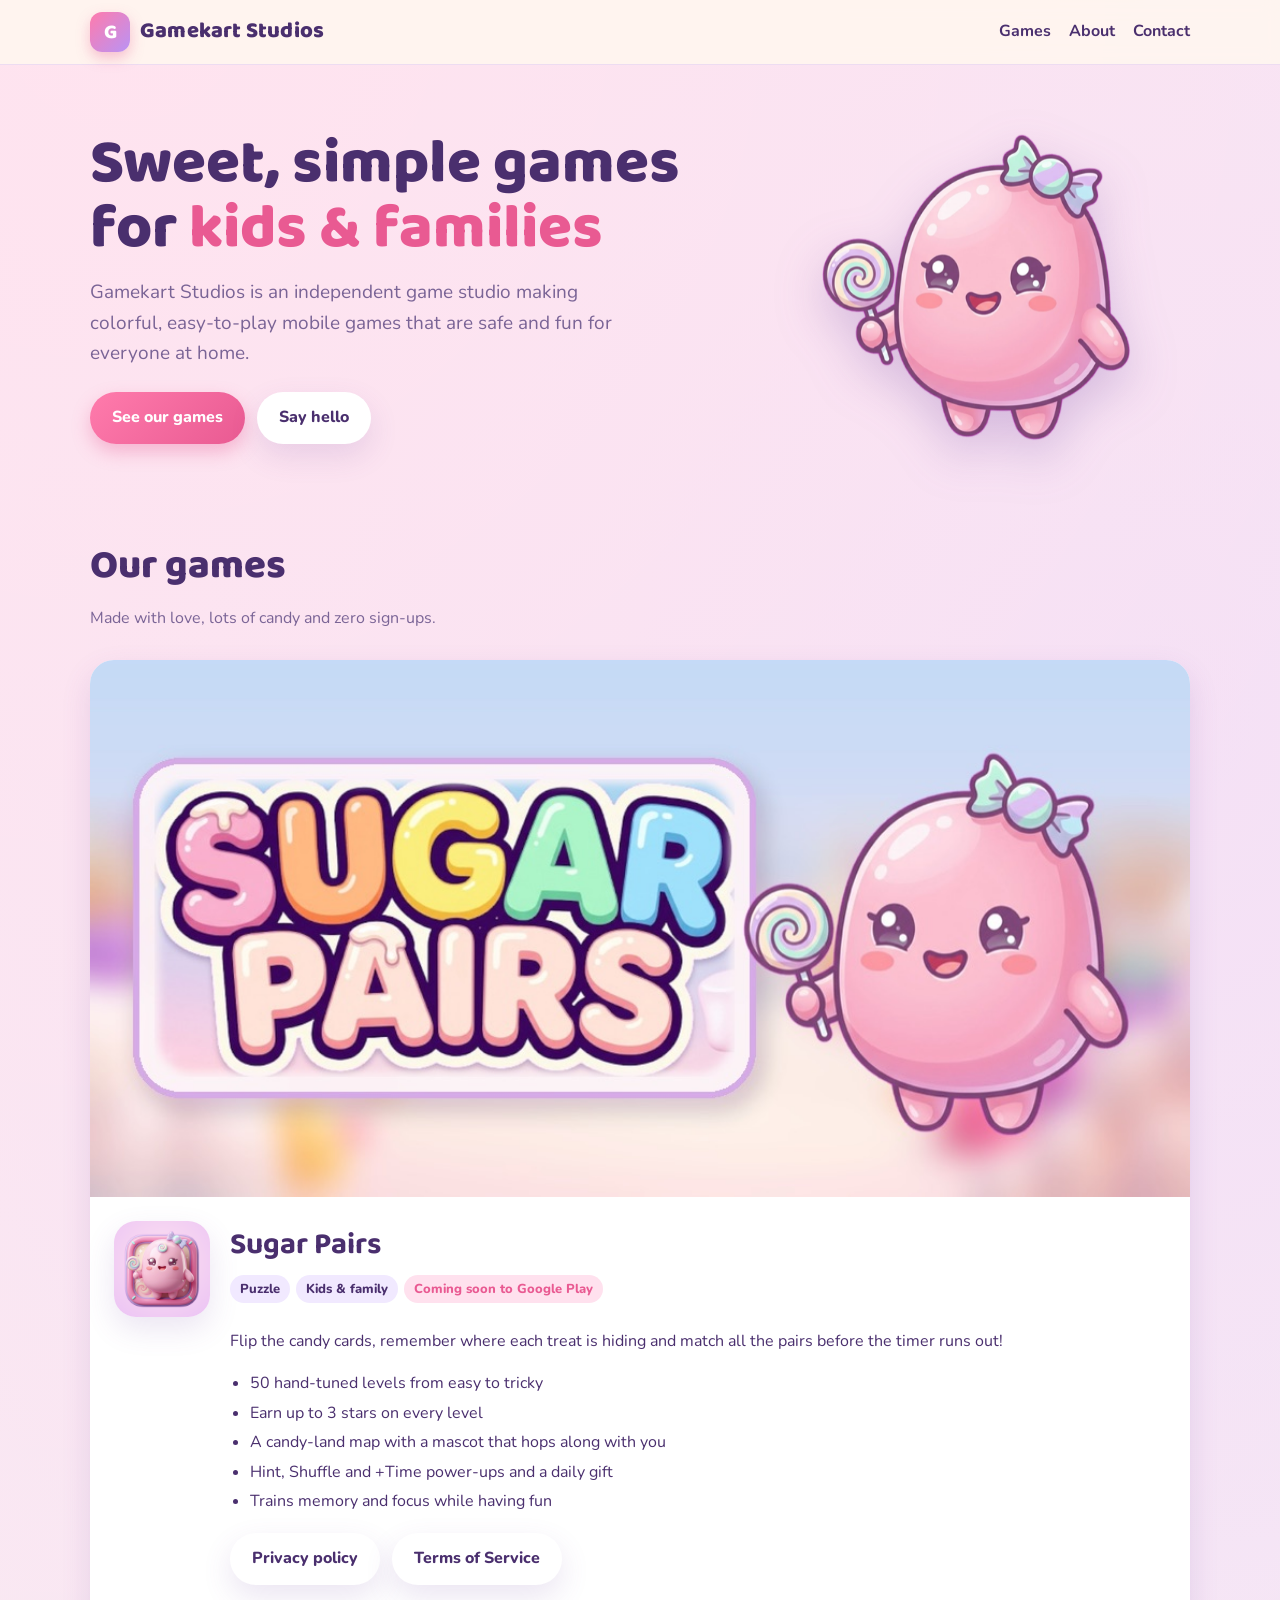
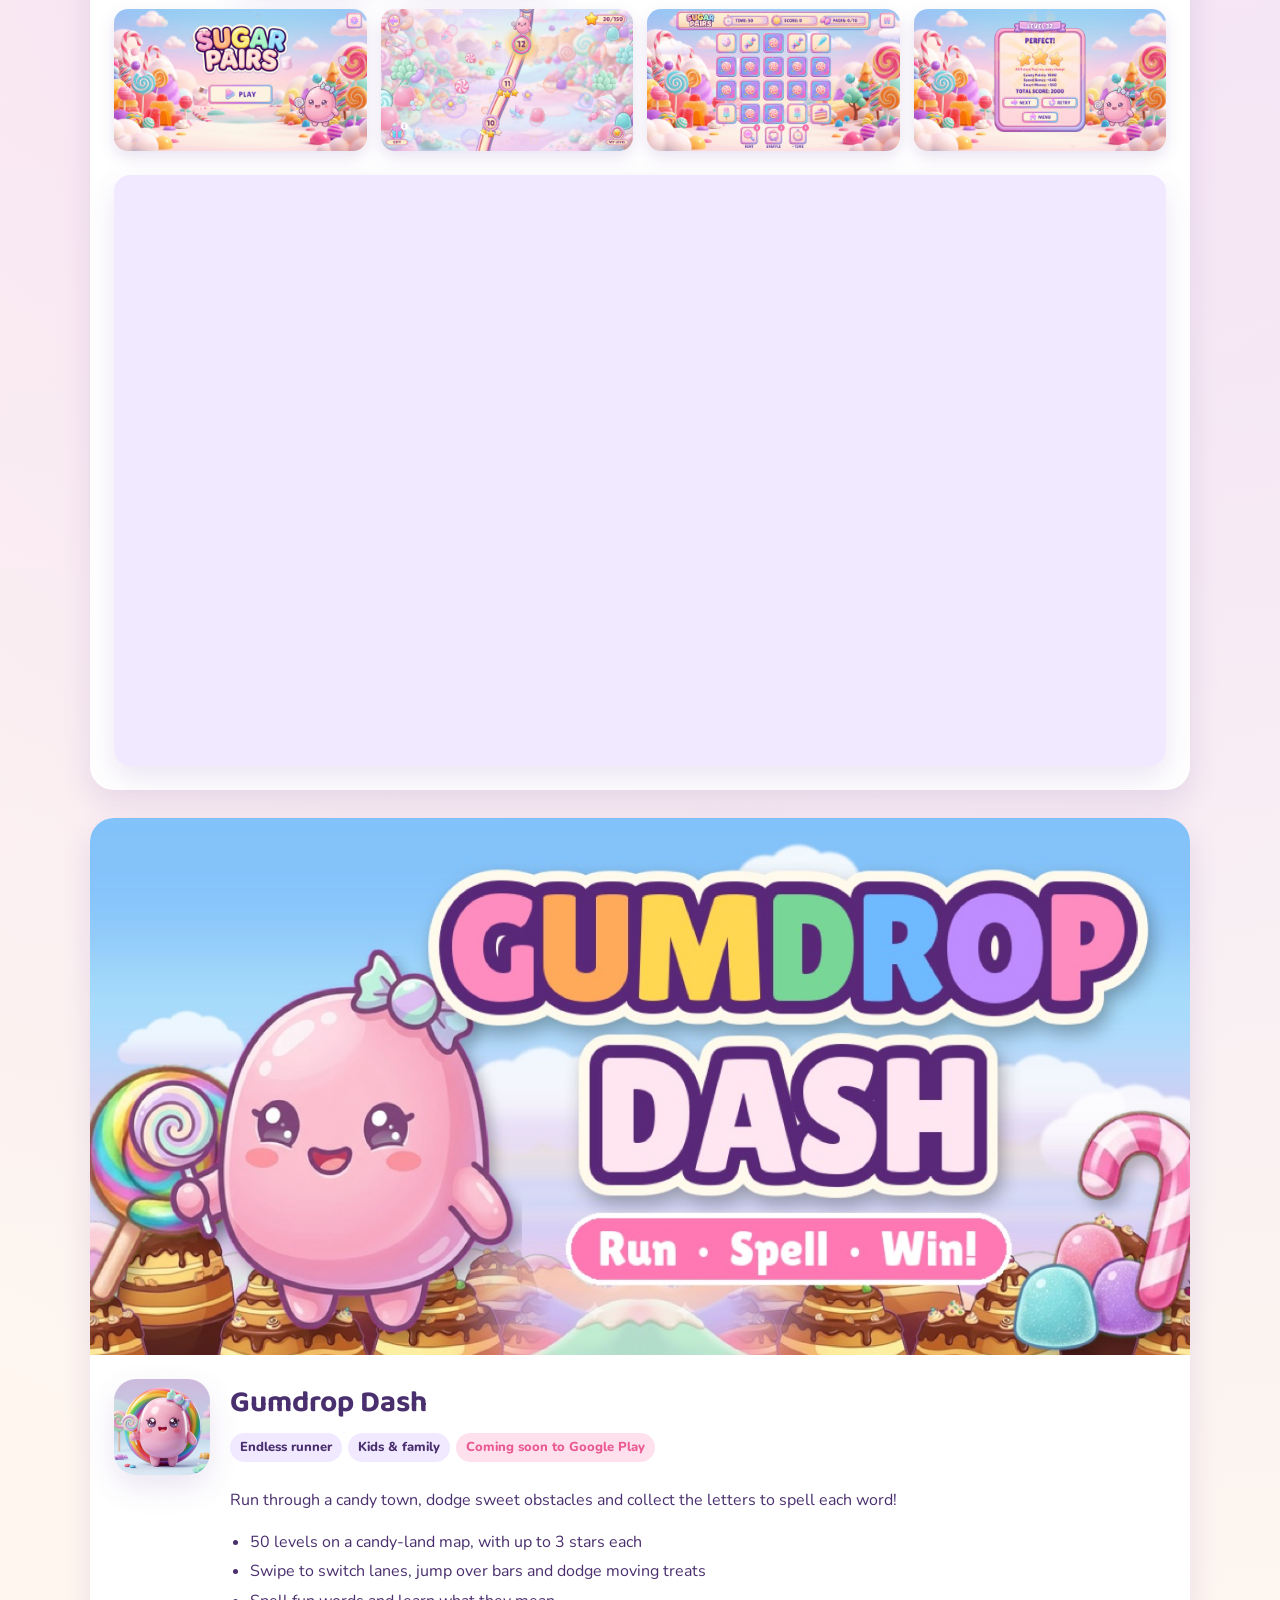
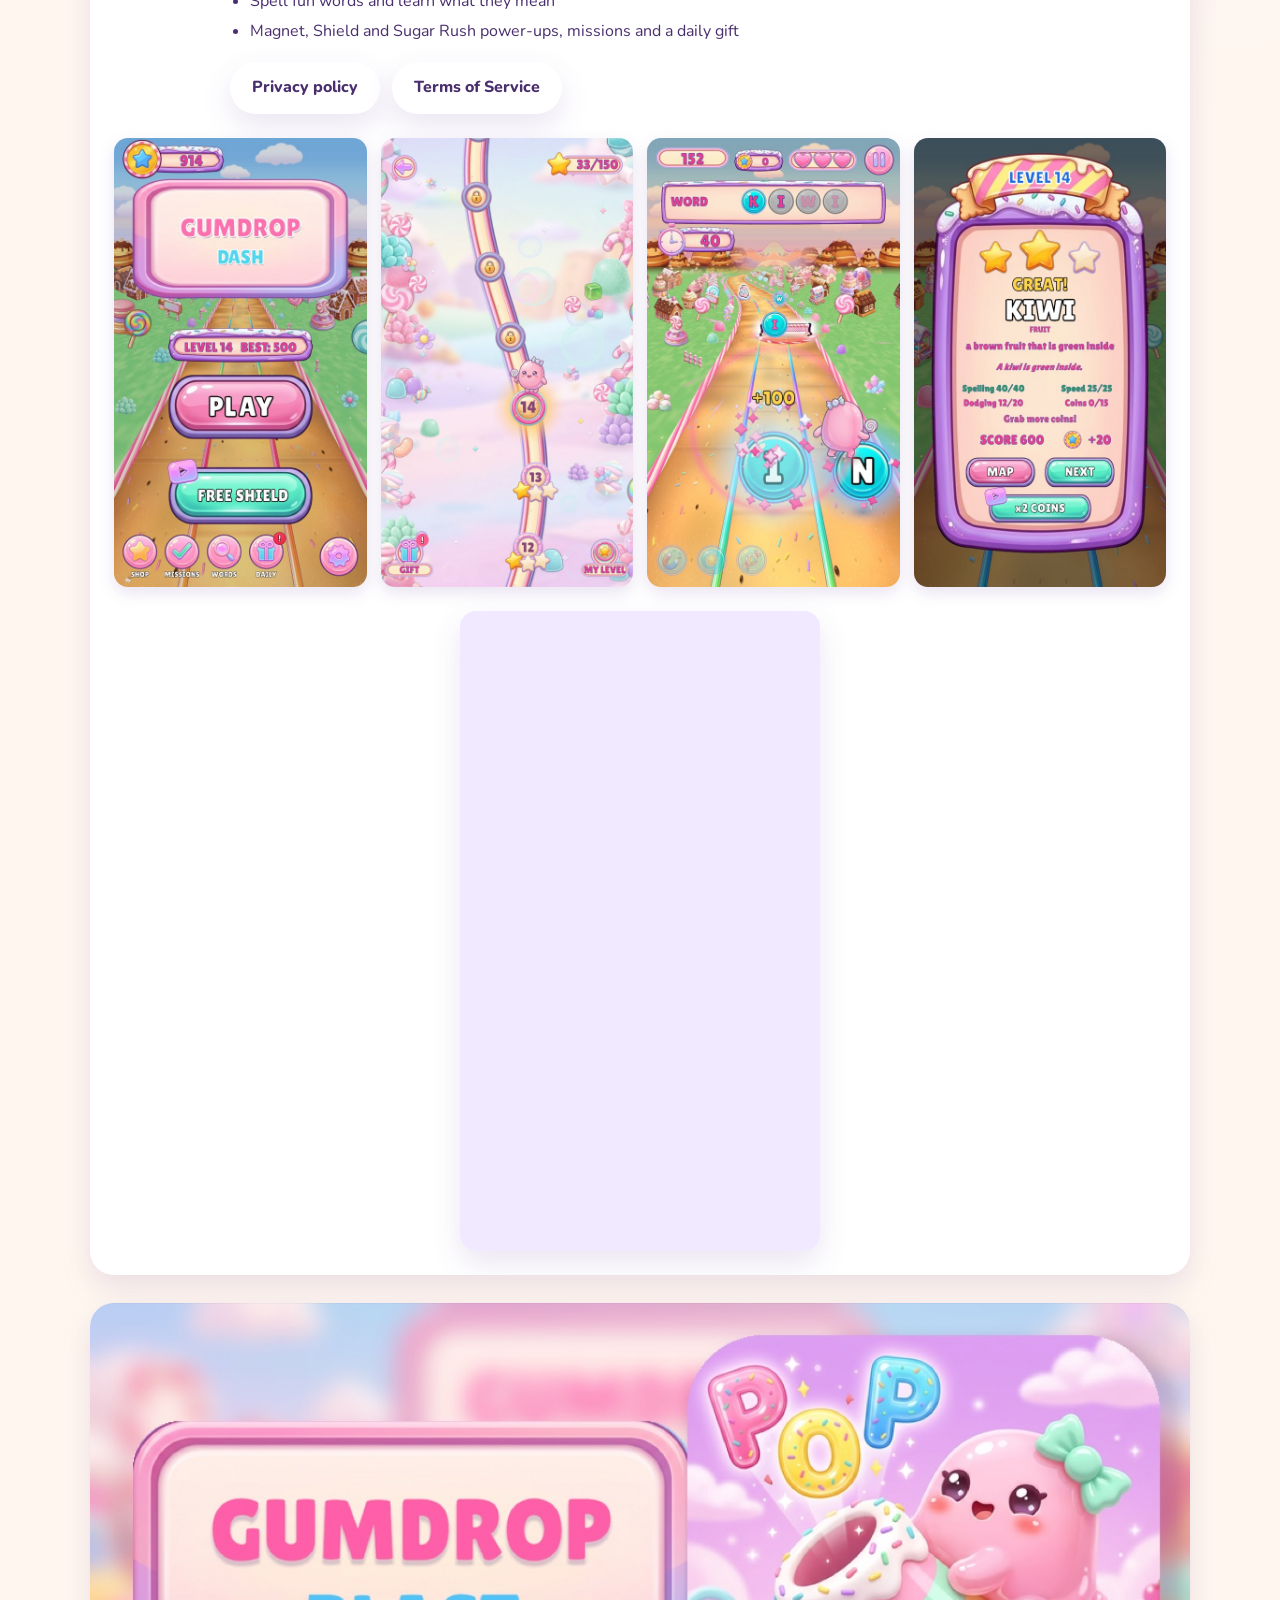
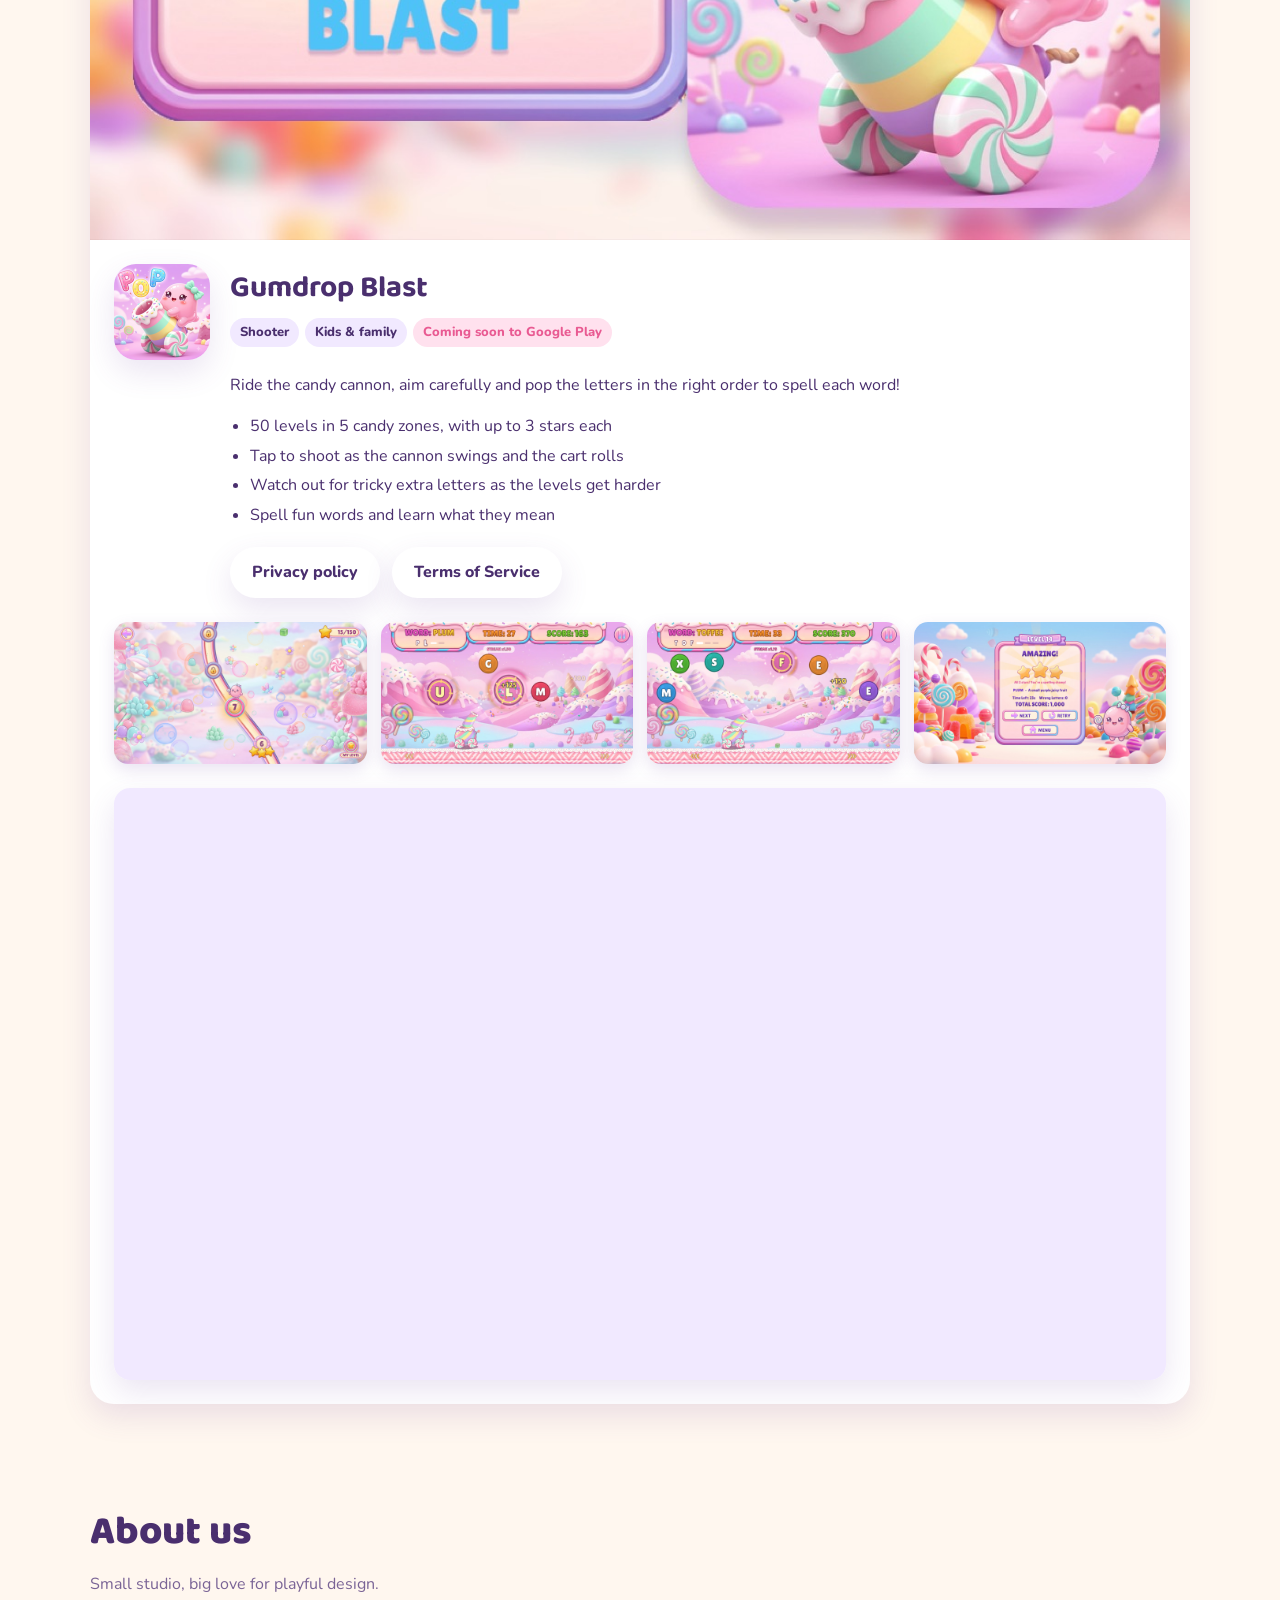
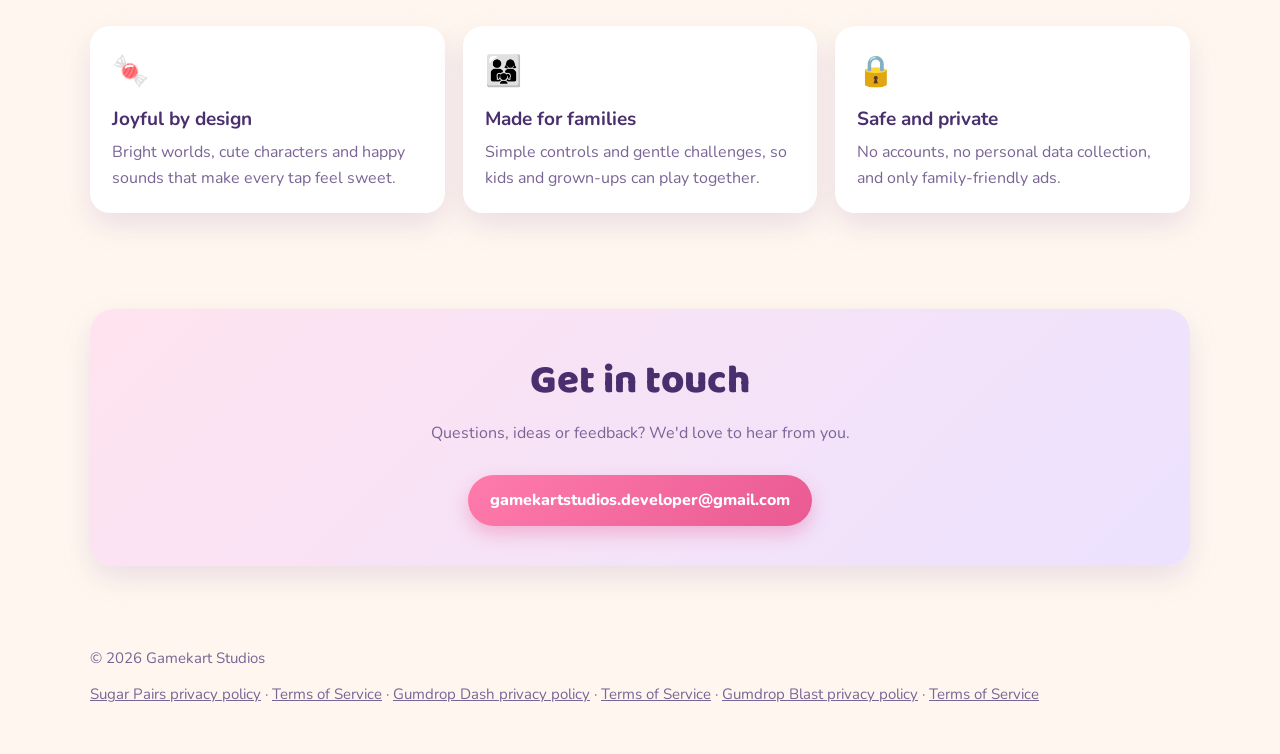
<file: index.html>
<!doctype html>
<html lang="en">
<head>
  <meta charset="utf-8">
  <meta name="google-site-verification" content="hZ0fvS8iLny_LInIu61l5qGoiHWIPhAMAmMcUAgMQhY" />
  <meta name="viewport" content="width=device-width, initial-scale=1">
  <title>Gamekart Studios – Sweet, simple games for families</title>
  <meta name="description" content="Gamekart Studios makes colorful, kid-friendly mobile games. Meet Sugar Pairs, a candy memory-matching game for the whole family.">
  <link rel="icon" type="image/png" href="assets/img/favicon.png">
  <link rel="preconnect" href="https://fonts.googleapis.com">
  <link rel="preconnect" href="https://fonts.gstatic.com" crossorigin>
  <link href="https://fonts.googleapis.com/css2?family=Baloo+2:wght@700;800&family=Nunito:wght@400;600;700;800&display=swap" rel="stylesheet">
  <link rel="stylesheet" href="assets/styles.css">
</head>
<body>
  <header class="site-header">
    <div class="wrap">
      <a class="brand" href="./">
        <span class="brand-mark">G</span>
        <span class="brand-name">Gamekart Studios</span>
      </a>
      <nav class="nav">
        <a href="#games">Games</a>
        <a href="#about">About</a>
        <a href="#contact">Contact</a>
      </nav>
    </div>
  </header>

  <main>
    <section class="hero">
      <div class="wrap">
        <div>
          <h1>Sweet, simple games for <span>kids &amp; families</span></h1>
          <p>Gamekart Studios is an independent game studio making colorful, easy-to-play mobile games that are safe and fun for everyone at home.</p>
          <div class="btn-row">
            <a class="btn" href="#games">See our games</a>
            <a class="btn ghost" href="#contact">Say hello</a>
          </div>
        </div>
        <img class="hero-mascot" src="assets/img/mascot.png" alt="The Sugar Pairs mascot, a cute pink candy character holding a lollipop">
      </div>
    </section>

    <section id="games">
      <div class="wrap">
        <h2 class="section-title">Our games</h2>
        <p class="section-sub">Made with love, lots of candy and zero sign-ups.</p>

        <article class="game-card">
          <img class="game-banner" src="assets/img/sugar-pairs-banner.jpg" alt="Sugar Pairs banner with the mascot in a candy land">
          <div class="game-body">
            <img class="game-icon" src="assets/img/sugar-pairs-icon.png" alt="Sugar Pairs app icon">
            <div>
              <h3>Sugar Pairs</h3>
              <span class="tag">Puzzle</span><span class="tag">Kids &amp; family</span><span class="tag soon">Coming soon to Google Play</span>
              <p>Flip the candy cards, remember where each treat is hiding and match all the pairs before the timer runs out!</p>
              <ul class="features">
                <li>50 hand-tuned levels from easy to tricky</li>
                <li>Earn up to 3 stars on every level</li>
                <li>A candy-land map with a mascot that hops along with you</li>
                <li>Hint, Shuffle and +Time power-ups and a daily gift</li>
                <li>Trains memory and focus while having fun</li>
              </ul>
              <div class="btn-row">
                <a class="btn ghost" href="sugar-pairs/privacy.html">Privacy policy</a>
                <a class="btn ghost" href="sugar-pairs/terms.html">Terms of Service</a>
              </div>
            </div>
          </div>
          <div class="shots">
            <img src="assets/img/01_MainMenu.jpg" alt="Sugar Pairs main menu" loading="lazy">
            <img src="assets/img/02_LevelMap.jpg" alt="Sugar Pairs level map" loading="lazy">
            <img src="assets/img/03_Gameplay.jpg" alt="Sugar Pairs gameplay with candy cards" loading="lazy">
            <img src="assets/img/05_ThreeStars.jpg" alt="Sugar Pairs three-star result screen" loading="lazy">
          </div>
          <div class="video">
            <div class="video-frame">
              <iframe src="https://www.youtube-nocookie.com/embed/mFRO_z-AUHQ" title="Sugar Pairs gameplay trailer" loading="lazy" allow="accelerometer; encrypted-media; gyroscope; picture-in-picture" allowfullscreen></iframe>
            </div>
          </div>
        </article>

        <article class="game-card" style="margin-top:28px">
          <img class="game-banner" src="assets/img/gumdrop-dash-banner.jpg" alt="Gumdrop Dash banner with the mascot running through candy town">
          <div class="game-body">
            <img class="game-icon" src="assets/img/gumdrop-dash-icon.png" alt="Gumdrop Dash app icon">
            <div>
              <h3>Gumdrop Dash</h3>
              <span class="tag">Endless runner</span><span class="tag">Kids &amp; family</span><span class="tag soon">Coming soon to Google Play</span>
              <p>Run through a candy town, dodge sweet obstacles and collect the letters to spell each word!</p>
              <ul class="features">
                <li>50 levels on a candy-land map, with up to 3 stars each</li>
                <li>Swipe to switch lanes, jump over bars and dodge moving treats</li>
                <li>Spell fun words and learn what they mean</li>
                <li>Magnet, Shield and Sugar Rush power-ups, missions and a daily gift</li>
              </ul>
              <div class="btn-row">
                <a class="btn ghost" href="gumdrop-dash/privacy.html">Privacy policy</a>
                <a class="btn ghost" href="gumdrop-dash/terms.html">Terms of Service</a>
              </div>
            </div>
          </div>
          <div class="shots portrait">
            <img src="assets/img/dash_01_MainMenu.jpg" alt="Gumdrop Dash main menu" loading="lazy">
            <img src="assets/img/dash_02_LevelMap.jpg" alt="Gumdrop Dash level map" loading="lazy">
            <img src="assets/img/dash_04_Gameplay.jpg" alt="Gumdrop Dash gameplay in candy town" loading="lazy">
            <img src="assets/img/dash_06_LevelComplete.jpg" alt="Gumdrop Dash level complete screen" loading="lazy">
          </div>
          <div class="video">
            <div class="video-frame portrait">
              <iframe src="https://www.youtube-nocookie.com/embed/_F68cdBNy2E" title="Gumdrop Dash gameplay trailer" loading="lazy" allow="accelerometer; encrypted-media; gyroscope; picture-in-picture" allowfullscreen></iframe>
            </div>
          </div>
        </article>

        <article class="game-card" style="margin-top:28px">
          <img class="game-banner" src="assets/img/gumdrop-blast-banner.jpg" alt="Gumdrop Blast banner with the mascot on the candy cannon">
          <div class="game-body">
            <img class="game-icon" src="assets/img/gumdrop-blast-icon.png" alt="Gumdrop Blast app icon">
            <div>
              <h3>Gumdrop Blast</h3>
              <span class="tag">Shooter</span><span class="tag">Kids &amp; family</span><span class="tag soon">Coming soon to Google Play</span>
              <p>Ride the candy cannon, aim carefully and pop the letters in the right order to spell each word!</p>
              <ul class="features">
                <li>50 levels in 5 candy zones, with up to 3 stars each</li>
                <li>Tap to shoot as the cannon swings and the cart rolls</li>
                <li>Watch out for tricky extra letters as the levels get harder</li>
                <li>Spell fun words and learn what they mean</li>
              </ul>
              <div class="btn-row">
                <a class="btn ghost" href="gumdrop-blast/privacy.html">Privacy policy</a>
                <a class="btn ghost" href="gumdrop-blast/terms.html">Terms of Service</a>
              </div>
            </div>
          </div>
          <div class="shots">
            <img src="assets/img/blast_02_LevelMap.jpg" alt="Gumdrop Blast level map" loading="lazy">
            <img src="assets/img/blast_04_Gameplay.jpg" alt="Gumdrop Blast gameplay, popping the letters of PLUM" loading="lazy">
            <img src="assets/img/blast_05_RepeatedLetters.jpg" alt="Gumdrop Blast gameplay spelling TOFFEE" loading="lazy">
            <img src="assets/img/blast_06_WordMeaning.jpg" alt="Gumdrop Blast result card with the word and its meaning" loading="lazy">
          </div>
          <div class="video">
            <div class="video-frame">
              <iframe src="https://www.youtube-nocookie.com/embed/CSEzNzM2Evg" title="Gumdrop Blast gameplay trailer" loading="lazy" allow="accelerometer; encrypted-media; gyroscope; picture-in-picture" allowfullscreen></iframe>
            </div>
          </div>
        </article>
      </div>
    </section>

    <section id="about">
      <div class="wrap">
        <h2 class="section-title">About us</h2>
        <p class="section-sub">Small studio, big love for playful design.</p>
        <div class="cards">
          <div class="mini-card">
            <div class="emoji">🍬</div>
            <h4>Joyful by design</h4>
            <p>Bright worlds, cute characters and happy sounds that make every tap feel sweet.</p>
          </div>
          <div class="mini-card">
            <div class="emoji">👨‍👩‍👧</div>
            <h4>Made for families</h4>
            <p>Simple controls and gentle challenges, so kids and grown-ups can play together.</p>
          </div>
          <div class="mini-card">
            <div class="emoji">🔒</div>
            <h4>Safe and private</h4>
            <p>No accounts, no personal data collection, and only family-friendly ads.</p>
          </div>
        </div>
      </div>
    </section>

    <section id="contact">
      <div class="wrap">
        <div class="contact">
          <h2 class="section-title">Get in touch</h2>
          <p class="section-sub">Questions, ideas or feedback? We'd love to hear from you.</p>
          <a class="btn" href="mailto:gamekartstudios.developer@gmail.com">gamekartstudios.developer@gmail.com</a>
        </div>
      </div>
    </section>
  </main>

  <footer class="site-footer">
    <div class="wrap">
      <span>© <span id="year">2026</span> Gamekart Studios</span>
      <span><a href="sugar-pairs/privacy.html">Sugar Pairs privacy policy</a> · <a href="sugar-pairs/terms.html">Terms of Service</a> · <a href="gumdrop-dash/privacy.html">Gumdrop Dash privacy policy</a> · <a href="gumdrop-dash/terms.html">Terms of Service</a> · <a href="gumdrop-blast/privacy.html">Gumdrop Blast privacy policy</a> · <a href="gumdrop-blast/terms.html">Terms of Service</a></span>
    </div>
  </footer>
  <script>document.getElementById("year").textContent = new Date().getFullYear();</script>
</body>
</html>
</file>
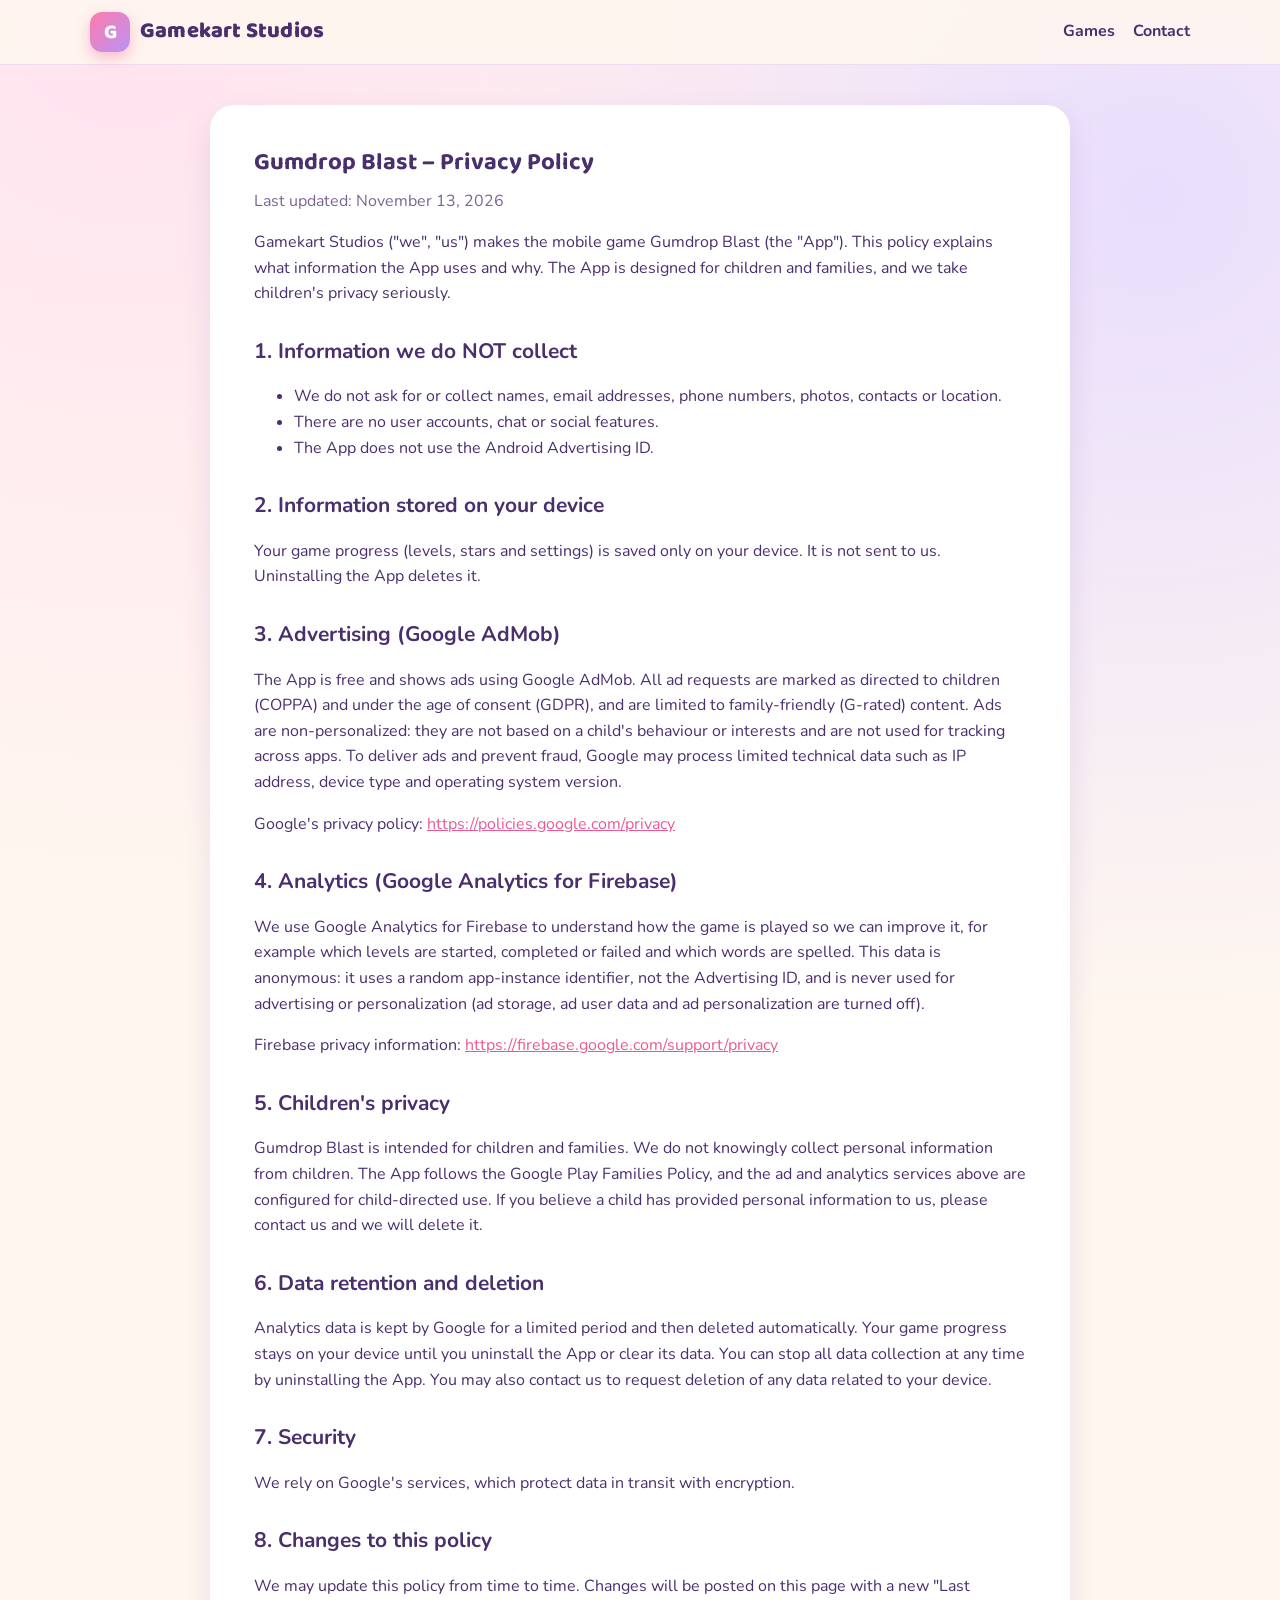
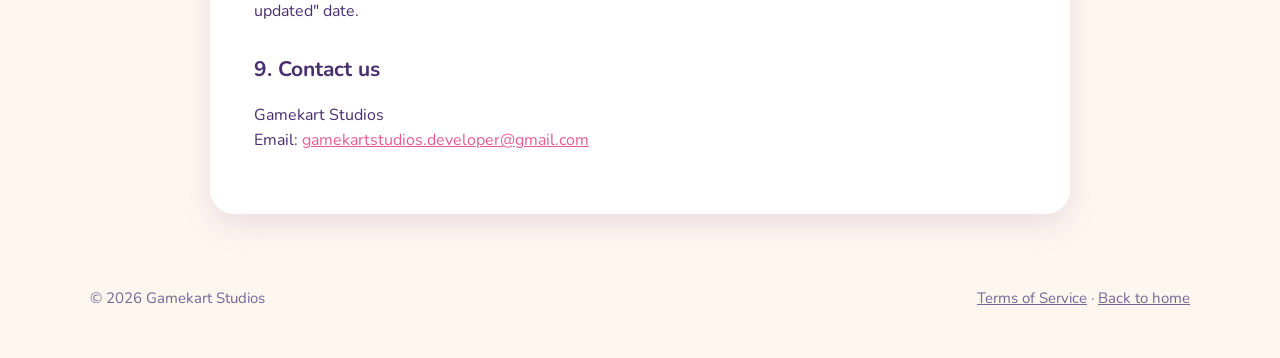
<file: gumdrop-blast/privacy.html>
<!doctype html>
<html lang="en">
<head>
  <meta charset="utf-8">
  <meta name="viewport" content="width=device-width, initial-scale=1">
  <title>Gumdrop Blast – Privacy Policy | Gamekart Studios</title>
  <meta name="description" content="Privacy policy for the Gumdrop Blast mobile game by Gamekart Studios.">
  <link rel="icon" type="image/png" href="../assets/img/favicon.png">
  <link rel="preconnect" href="https://fonts.googleapis.com">
  <link rel="preconnect" href="https://fonts.gstatic.com" crossorigin>
  <link href="https://fonts.googleapis.com/css2?family=Baloo+2:wght@700;800&family=Nunito:wght@400;600;700;800&display=swap" rel="stylesheet">
  <link rel="stylesheet" href="../assets/styles.css">
</head>
<body>
  <header class="site-header">
    <div class="wrap">
      <a class="brand" href="../">
        <span class="brand-mark">G</span>
        <span class="brand-name">Gamekart Studios</span>
      </a>
      <nav class="nav">
        <a href="../#games">Games</a>
        <a href="../#contact">Contact</a>
      </nav>
    </div>
  </header>

  <main class="wrap">
    <article class="policy">
      <h1>Gumdrop Blast – Privacy Policy</h1>
      <p class="updated">Last updated: November 13, 2026</p>

      <p>Gamekart Studios ("we", "us") makes the mobile game Gumdrop Blast (the "App"). This policy explains what information the App uses and why. The App is designed for children and families, and we take children's privacy seriously.</p>

      <h2>1. Information we do NOT collect</h2>
      <ul>
        <li>We do not ask for or collect names, email addresses, phone numbers, photos, contacts or location.</li>
        <li>There are no user accounts, chat or social features.</li>
        <li>The App does not use the Android Advertising ID.</li>
      </ul>

      <h2>2. Information stored on your device</h2>
      <p>Your game progress (levels, stars and settings) is saved only on your device. It is not sent to us. Uninstalling the App deletes it.</p>

      <h2>3. Advertising (Google AdMob)</h2>
      <p>The App is free and shows ads using Google AdMob. All ad requests are marked as directed to children (COPPA) and under the age of consent (GDPR), and are limited to family-friendly (G-rated) content. Ads are non-personalized: they are not based on a child's behaviour or interests and are not used for tracking across apps. To deliver ads and prevent fraud, Google may process limited technical data such as IP address, device type and operating system version.</p>
      <p>Google's privacy policy: <a href="https://policies.google.com/privacy">https://policies.google.com/privacy</a></p>

      <h2>4. Analytics (Google Analytics for Firebase)</h2>
      <p>We use Google Analytics for Firebase to understand how the game is played so we can improve it, for example which levels are started, completed or failed and which words are spelled. This data is anonymous: it uses a random app-instance identifier, not the Advertising ID, and is never used for advertising or personalization (ad storage, ad user data and ad personalization are turned off).</p>
      <p>Firebase privacy information: <a href="https://firebase.google.com/support/privacy">https://firebase.google.com/support/privacy</a></p>

      <h2>5. Children's privacy</h2>
      <p>Gumdrop Blast is intended for children and families. We do not knowingly collect personal information from children. The App follows the Google Play Families Policy, and the ad and analytics services above are configured for child-directed use. If you believe a child has provided personal information to us, please contact us and we will delete it.</p>

      <h2>6. Data retention and deletion</h2>
      <p>Analytics data is kept by Google for a limited period and then deleted automatically. Your game progress stays on your device until you uninstall the App or clear its data. You can stop all data collection at any time by uninstalling the App. You may also contact us to request deletion of any data related to your device.</p>

      <h2>7. Security</h2>
      <p>We rely on Google's services, which protect data in transit with encryption.</p>

      <h2>8. Changes to this policy</h2>
      <p>We may update this policy from time to time. Changes will be posted on this page with a new "Last updated" date.</p>

      <h2>9. Contact us</h2>
      <p>Gamekart Studios<br>Email: <a href="mailto:gamekartstudios.developer@gmail.com">gamekartstudios.developer@gmail.com</a></p>
    </article>
  </main>

  <footer class="site-footer">
    <div class="wrap">
      <span>© 2026 Gamekart Studios</span>
      <span><a href="terms.html">Terms of Service</a> · <a href="../">Back to home</a></span>
    </div>
  </footer>
</body>
</html>
</file>
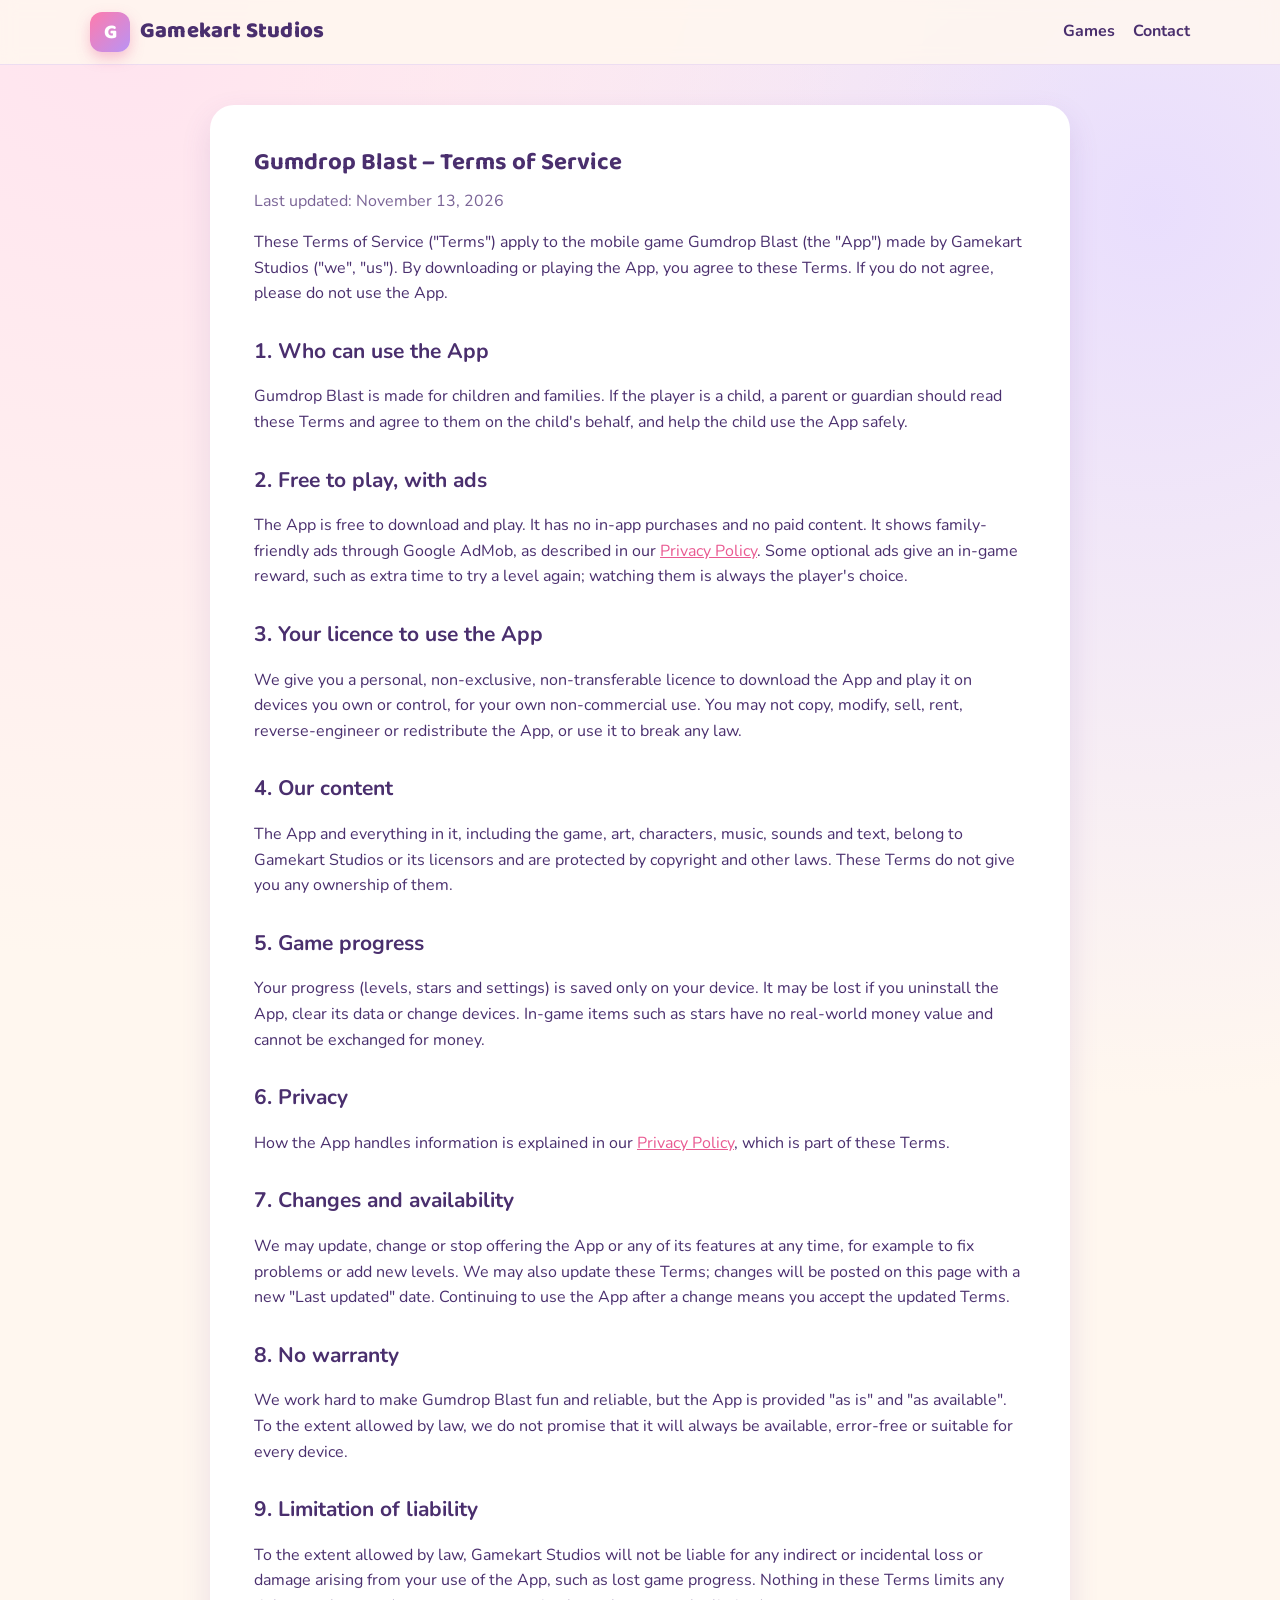
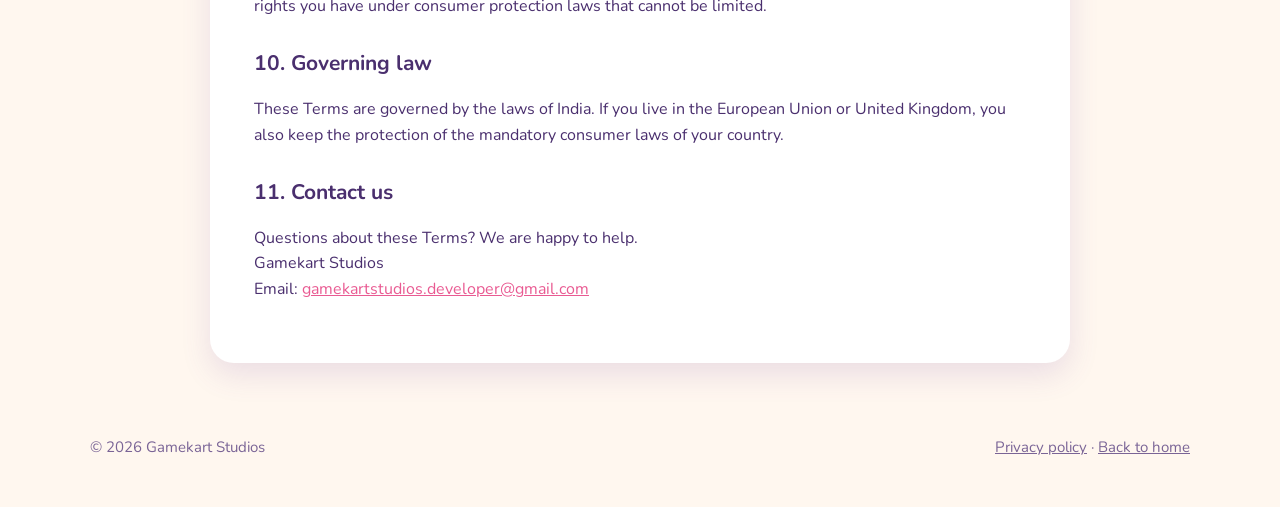
<file: gumdrop-blast/terms.html>
<!doctype html>
<html lang="en">
<head>
  <meta charset="utf-8">
  <meta name="viewport" content="width=device-width, initial-scale=1">
  <title>Gumdrop Blast – Terms of Service | Gamekart Studios</title>
  <meta name="description" content="Terms of Service for the Gumdrop Blast mobile game by Gamekart Studios.">
  <link rel="icon" type="image/png" href="../assets/img/favicon.png">
  <link rel="preconnect" href="https://fonts.googleapis.com">
  <link rel="preconnect" href="https://fonts.gstatic.com" crossorigin>
  <link href="https://fonts.googleapis.com/css2?family=Baloo+2:wght@700;800&family=Nunito:wght@400;600;700;800&display=swap" rel="stylesheet">
  <link rel="stylesheet" href="../assets/styles.css">
</head>
<body>
  <header class="site-header">
    <div class="wrap">
      <a class="brand" href="../">
        <span class="brand-mark">G</span>
        <span class="brand-name">Gamekart Studios</span>
      </a>
      <nav class="nav">
        <a href="../#games">Games</a>
        <a href="../#contact">Contact</a>
      </nav>
    </div>
  </header>

  <main class="wrap">
    <article class="policy">
      <h1>Gumdrop Blast – Terms of Service</h1>
      <p class="updated">Last updated: November 13, 2026</p>

      <p>These Terms of Service ("Terms") apply to the mobile game Gumdrop Blast (the "App") made by Gamekart Studios ("we", "us"). By downloading or playing the App, you agree to these Terms. If you do not agree, please do not use the App.</p>

      <h2>1. Who can use the App</h2>
      <p>Gumdrop Blast is made for children and families. If the player is a child, a parent or guardian should read these Terms and agree to them on the child's behalf, and help the child use the App safely.</p>

      <h2>2. Free to play, with ads</h2>
      <p>The App is free to download and play. It has no in-app purchases and no paid content. It shows family-friendly ads through Google AdMob, as described in our <a href="privacy.html">Privacy Policy</a>. Some optional ads give an in-game reward, such as extra time to try a level again; watching them is always the player's choice.</p>

      <h2>3. Your licence to use the App</h2>
      <p>We give you a personal, non-exclusive, non-transferable licence to download the App and play it on devices you own or control, for your own non-commercial use. You may not copy, modify, sell, rent, reverse-engineer or redistribute the App, or use it to break any law.</p>

      <h2>4. Our content</h2>
      <p>The App and everything in it, including the game, art, characters, music, sounds and text, belong to Gamekart Studios or its licensors and are protected by copyright and other laws. These Terms do not give you any ownership of them.</p>

      <h2>5. Game progress</h2>
      <p>Your progress (levels, stars and settings) is saved only on your device. It may be lost if you uninstall the App, clear its data or change devices. In-game items such as stars have no real-world money value and cannot be exchanged for money.</p>

      <h2>6. Privacy</h2>
      <p>How the App handles information is explained in our <a href="privacy.html">Privacy Policy</a>, which is part of these Terms.</p>

      <h2>7. Changes and availability</h2>
      <p>We may update, change or stop offering the App or any of its features at any time, for example to fix problems or add new levels. We may also update these Terms; changes will be posted on this page with a new "Last updated" date. Continuing to use the App after a change means you accept the updated Terms.</p>

      <h2>8. No warranty</h2>
      <p>We work hard to make Gumdrop Blast fun and reliable, but the App is provided "as is" and "as available". To the extent allowed by law, we do not promise that it will always be available, error-free or suitable for every device.</p>

      <h2>9. Limitation of liability</h2>
      <p>To the extent allowed by law, Gamekart Studios will not be liable for any indirect or incidental loss or damage arising from your use of the App, such as lost game progress. Nothing in these Terms limits any rights you have under consumer protection laws that cannot be limited.</p>

      <h2>10. Governing law</h2>
      <p>These Terms are governed by the laws of India. If you live in the European Union or United Kingdom, you also keep the protection of the mandatory consumer laws of your country.</p>

      <h2>11. Contact us</h2>
      <p>Questions about these Terms? We are happy to help.<br>Gamekart Studios<br>Email: <a href="mailto:gamekartstudios.developer@gmail.com">gamekartstudios.developer@gmail.com</a></p>
    </article>
  </main>

  <footer class="site-footer">
    <div class="wrap">
      <span>© 2026 Gamekart Studios</span>
      <span><a href="privacy.html">Privacy policy</a> · <a href="../">Back to home</a></span>
    </div>
  </footer>
</body>
</html>
</file>
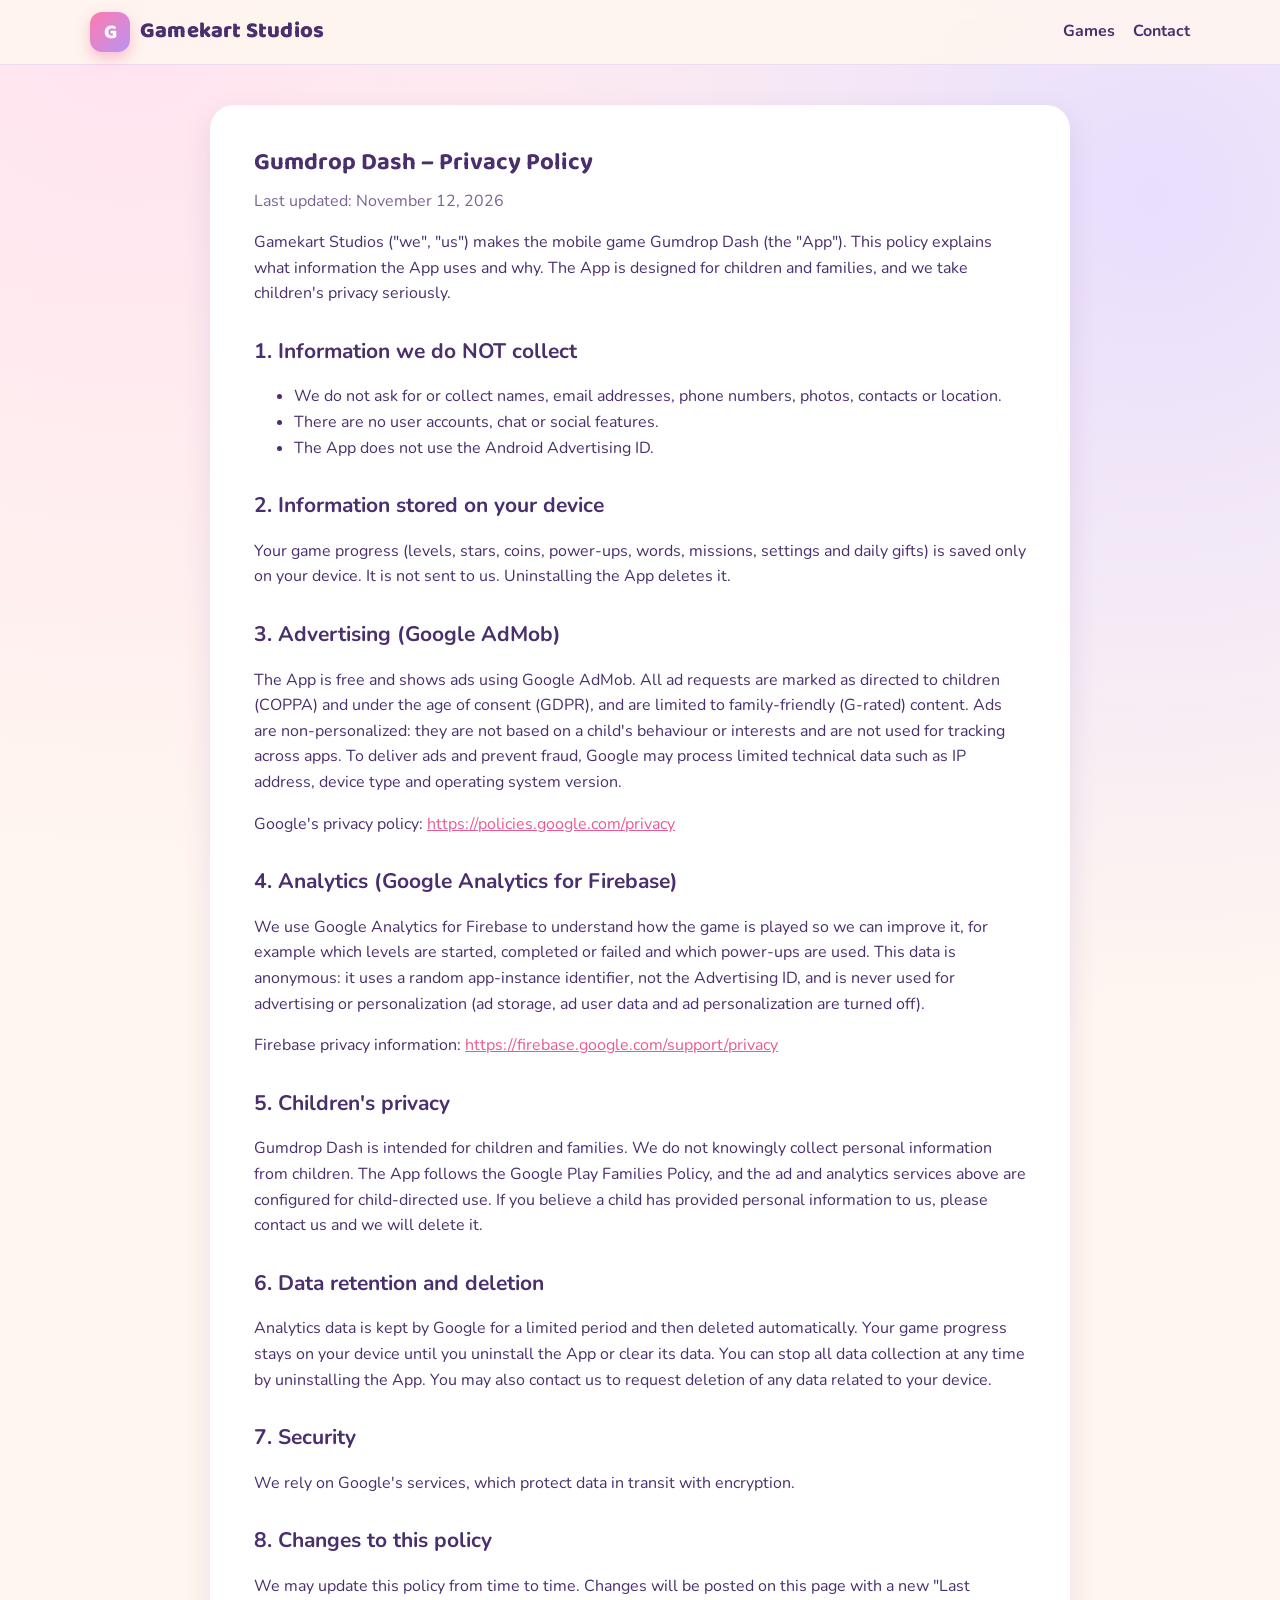
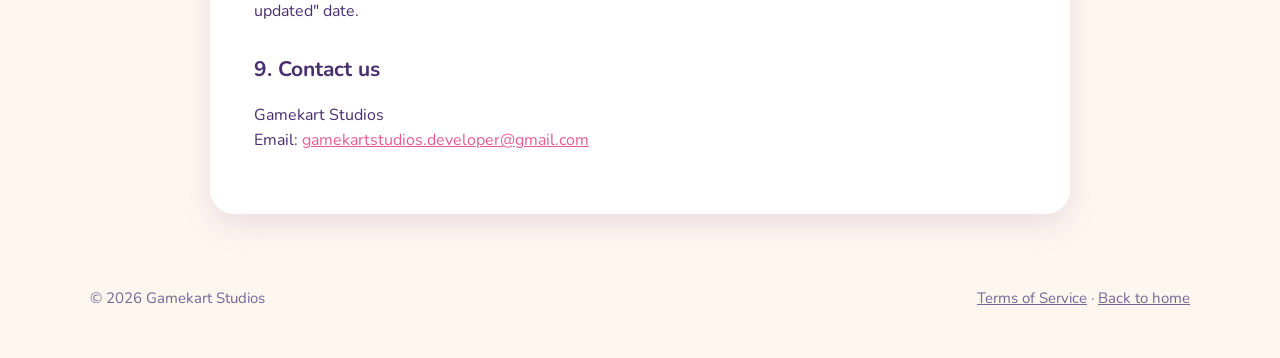
<file: gumdrop-dash/privacy.html>
<!doctype html>
<html lang="en">
<head>
  <meta charset="utf-8">
  <meta name="viewport" content="width=device-width, initial-scale=1">
  <title>Gumdrop Dash – Privacy Policy | Gamekart Studios</title>
  <meta name="description" content="Privacy policy for the Gumdrop Dash mobile game by Gamekart Studios.">
  <link rel="icon" type="image/png" href="../assets/img/favicon.png">
  <link rel="preconnect" href="https://fonts.googleapis.com">
  <link rel="preconnect" href="https://fonts.gstatic.com" crossorigin>
  <link href="https://fonts.googleapis.com/css2?family=Baloo+2:wght@700;800&family=Nunito:wght@400;600;700;800&display=swap" rel="stylesheet">
  <link rel="stylesheet" href="../assets/styles.css">
</head>
<body>
  <header class="site-header">
    <div class="wrap">
      <a class="brand" href="../">
        <span class="brand-mark">G</span>
        <span class="brand-name">Gamekart Studios</span>
      </a>
      <nav class="nav">
        <a href="../#games">Games</a>
        <a href="../#contact">Contact</a>
      </nav>
    </div>
  </header>

  <main class="wrap">
    <article class="policy">
      <h1>Gumdrop Dash – Privacy Policy</h1>
      <p class="updated">Last updated: November 12, 2026</p>

      <p>Gamekart Studios ("we", "us") makes the mobile game Gumdrop Dash (the "App"). This policy explains what information the App uses and why. The App is designed for children and families, and we take children's privacy seriously.</p>

      <h2>1. Information we do NOT collect</h2>
      <ul>
        <li>We do not ask for or collect names, email addresses, phone numbers, photos, contacts or location.</li>
        <li>There are no user accounts, chat or social features.</li>
        <li>The App does not use the Android Advertising ID.</li>
      </ul>

      <h2>2. Information stored on your device</h2>
      <p>Your game progress (levels, stars, coins, power-ups, words, missions, settings and daily gifts) is saved only on your device. It is not sent to us. Uninstalling the App deletes it.</p>

      <h2>3. Advertising (Google AdMob)</h2>
      <p>The App is free and shows ads using Google AdMob. All ad requests are marked as directed to children (COPPA) and under the age of consent (GDPR), and are limited to family-friendly (G-rated) content. Ads are non-personalized: they are not based on a child's behaviour or interests and are not used for tracking across apps. To deliver ads and prevent fraud, Google may process limited technical data such as IP address, device type and operating system version.</p>
      <p>Google's privacy policy: <a href="https://policies.google.com/privacy">https://policies.google.com/privacy</a></p>

      <h2>4. Analytics (Google Analytics for Firebase)</h2>
      <p>We use Google Analytics for Firebase to understand how the game is played so we can improve it, for example which levels are started, completed or failed and which power-ups are used. This data is anonymous: it uses a random app-instance identifier, not the Advertising ID, and is never used for advertising or personalization (ad storage, ad user data and ad personalization are turned off).</p>
      <p>Firebase privacy information: <a href="https://firebase.google.com/support/privacy">https://firebase.google.com/support/privacy</a></p>

      <h2>5. Children's privacy</h2>
      <p>Gumdrop Dash is intended for children and families. We do not knowingly collect personal information from children. The App follows the Google Play Families Policy, and the ad and analytics services above are configured for child-directed use. If you believe a child has provided personal information to us, please contact us and we will delete it.</p>

      <h2>6. Data retention and deletion</h2>
      <p>Analytics data is kept by Google for a limited period and then deleted automatically. Your game progress stays on your device until you uninstall the App or clear its data. You can stop all data collection at any time by uninstalling the App. You may also contact us to request deletion of any data related to your device.</p>

      <h2>7. Security</h2>
      <p>We rely on Google's services, which protect data in transit with encryption.</p>

      <h2>8. Changes to this policy</h2>
      <p>We may update this policy from time to time. Changes will be posted on this page with a new "Last updated" date.</p>

      <h2>9. Contact us</h2>
      <p>Gamekart Studios<br>Email: <a href="mailto:gamekartstudios.developer@gmail.com">gamekartstudios.developer@gmail.com</a></p>
    </article>
  </main>

  <footer class="site-footer">
    <div class="wrap">
      <span>© 2026 Gamekart Studios</span>
      <span><a href="terms.html">Terms of Service</a> · <a href="../">Back to home</a></span>
    </div>
  </footer>
</body>
</html>
</file>
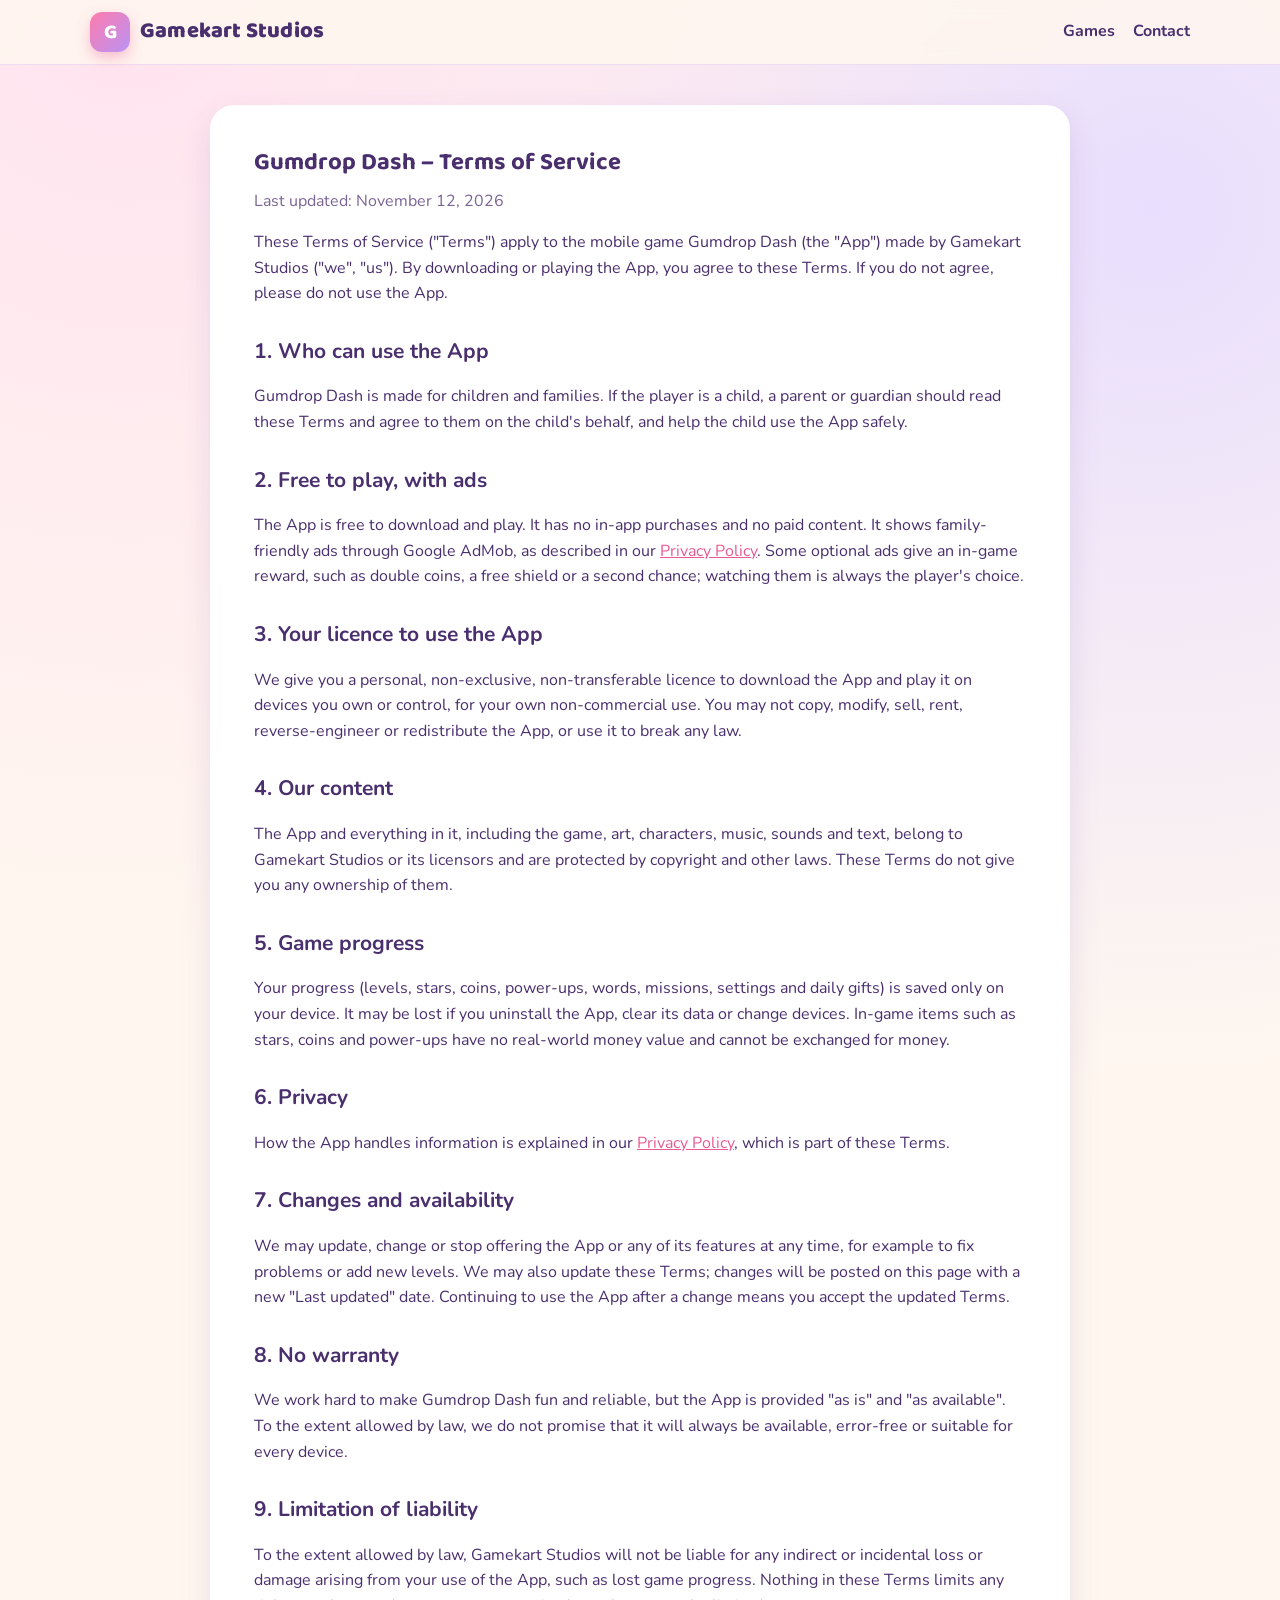
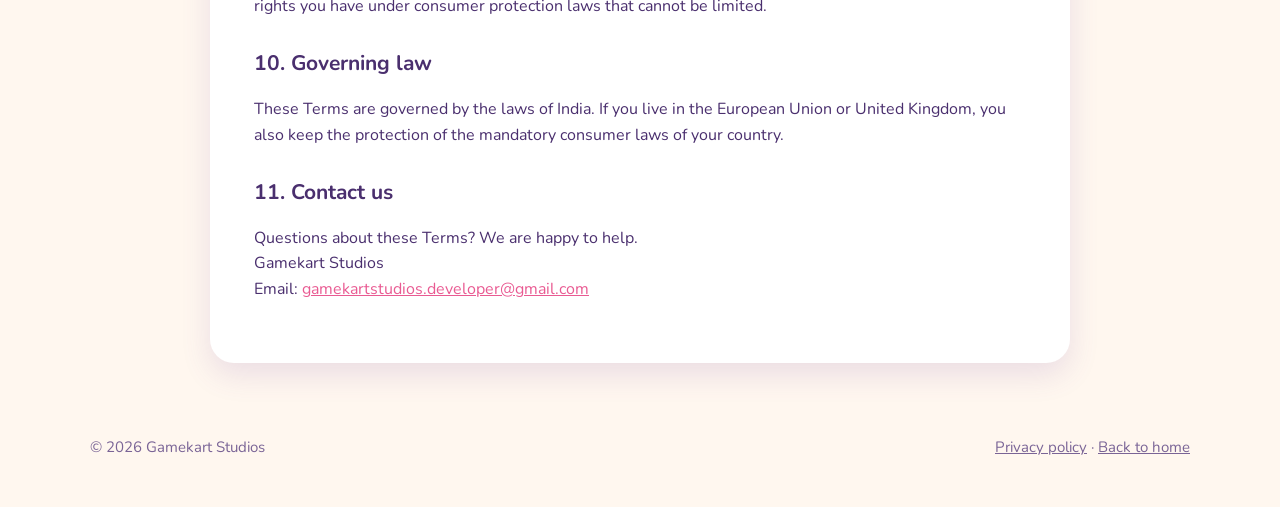
<file: gumdrop-dash/terms.html>
<!doctype html>
<html lang="en">
<head>
  <meta charset="utf-8">
  <meta name="viewport" content="width=device-width, initial-scale=1">
  <title>Gumdrop Dash – Terms of Service | Gamekart Studios</title>
  <meta name="description" content="Terms of Service for the Gumdrop Dash mobile game by Gamekart Studios.">
  <link rel="icon" type="image/png" href="../assets/img/favicon.png">
  <link rel="preconnect" href="https://fonts.googleapis.com">
  <link rel="preconnect" href="https://fonts.gstatic.com" crossorigin>
  <link href="https://fonts.googleapis.com/css2?family=Baloo+2:wght@700;800&family=Nunito:wght@400;600;700;800&display=swap" rel="stylesheet">
  <link rel="stylesheet" href="../assets/styles.css">
</head>
<body>
  <header class="site-header">
    <div class="wrap">
      <a class="brand" href="../">
        <span class="brand-mark">G</span>
        <span class="brand-name">Gamekart Studios</span>
      </a>
      <nav class="nav">
        <a href="../#games">Games</a>
        <a href="../#contact">Contact</a>
      </nav>
    </div>
  </header>

  <main class="wrap">
    <article class="policy">
      <h1>Gumdrop Dash – Terms of Service</h1>
      <p class="updated">Last updated: November 12, 2026</p>

      <p>These Terms of Service ("Terms") apply to the mobile game Gumdrop Dash (the "App") made by Gamekart Studios ("we", "us"). By downloading or playing the App, you agree to these Terms. If you do not agree, please do not use the App.</p>

      <h2>1. Who can use the App</h2>
      <p>Gumdrop Dash is made for children and families. If the player is a child, a parent or guardian should read these Terms and agree to them on the child's behalf, and help the child use the App safely.</p>

      <h2>2. Free to play, with ads</h2>
      <p>The App is free to download and play. It has no in-app purchases and no paid content. It shows family-friendly ads through Google AdMob, as described in our <a href="privacy.html">Privacy Policy</a>. Some optional ads give an in-game reward, such as double coins, a free shield or a second chance; watching them is always the player's choice.</p>

      <h2>3. Your licence to use the App</h2>
      <p>We give you a personal, non-exclusive, non-transferable licence to download the App and play it on devices you own or control, for your own non-commercial use. You may not copy, modify, sell, rent, reverse-engineer or redistribute the App, or use it to break any law.</p>

      <h2>4. Our content</h2>
      <p>The App and everything in it, including the game, art, characters, music, sounds and text, belong to Gamekart Studios or its licensors and are protected by copyright and other laws. These Terms do not give you any ownership of them.</p>

      <h2>5. Game progress</h2>
      <p>Your progress (levels, stars, coins, power-ups, words, missions, settings and daily gifts) is saved only on your device. It may be lost if you uninstall the App, clear its data or change devices. In-game items such as stars, coins and power-ups have no real-world money value and cannot be exchanged for money.</p>

      <h2>6. Privacy</h2>
      <p>How the App handles information is explained in our <a href="privacy.html">Privacy Policy</a>, which is part of these Terms.</p>

      <h2>7. Changes and availability</h2>
      <p>We may update, change or stop offering the App or any of its features at any time, for example to fix problems or add new levels. We may also update these Terms; changes will be posted on this page with a new "Last updated" date. Continuing to use the App after a change means you accept the updated Terms.</p>

      <h2>8. No warranty</h2>
      <p>We work hard to make Gumdrop Dash fun and reliable, but the App is provided "as is" and "as available". To the extent allowed by law, we do not promise that it will always be available, error-free or suitable for every device.</p>

      <h2>9. Limitation of liability</h2>
      <p>To the extent allowed by law, Gamekart Studios will not be liable for any indirect or incidental loss or damage arising from your use of the App, such as lost game progress. Nothing in these Terms limits any rights you have under consumer protection laws that cannot be limited.</p>

      <h2>10. Governing law</h2>
      <p>These Terms are governed by the laws of India. If you live in the European Union or United Kingdom, you also keep the protection of the mandatory consumer laws of your country.</p>

      <h2>11. Contact us</h2>
      <p>Questions about these Terms? We are happy to help.<br>Gamekart Studios<br>Email: <a href="mailto:gamekartstudios.developer@gmail.com">gamekartstudios.developer@gmail.com</a></p>
    </article>
  </main>

  <footer class="site-footer">
    <div class="wrap">
      <span>© 2026 Gamekart Studios</span>
      <span><a href="privacy.html">Privacy policy</a> · <a href="../">Back to home</a></span>
    </div>
  </footer>
</body>
</html>
</file>
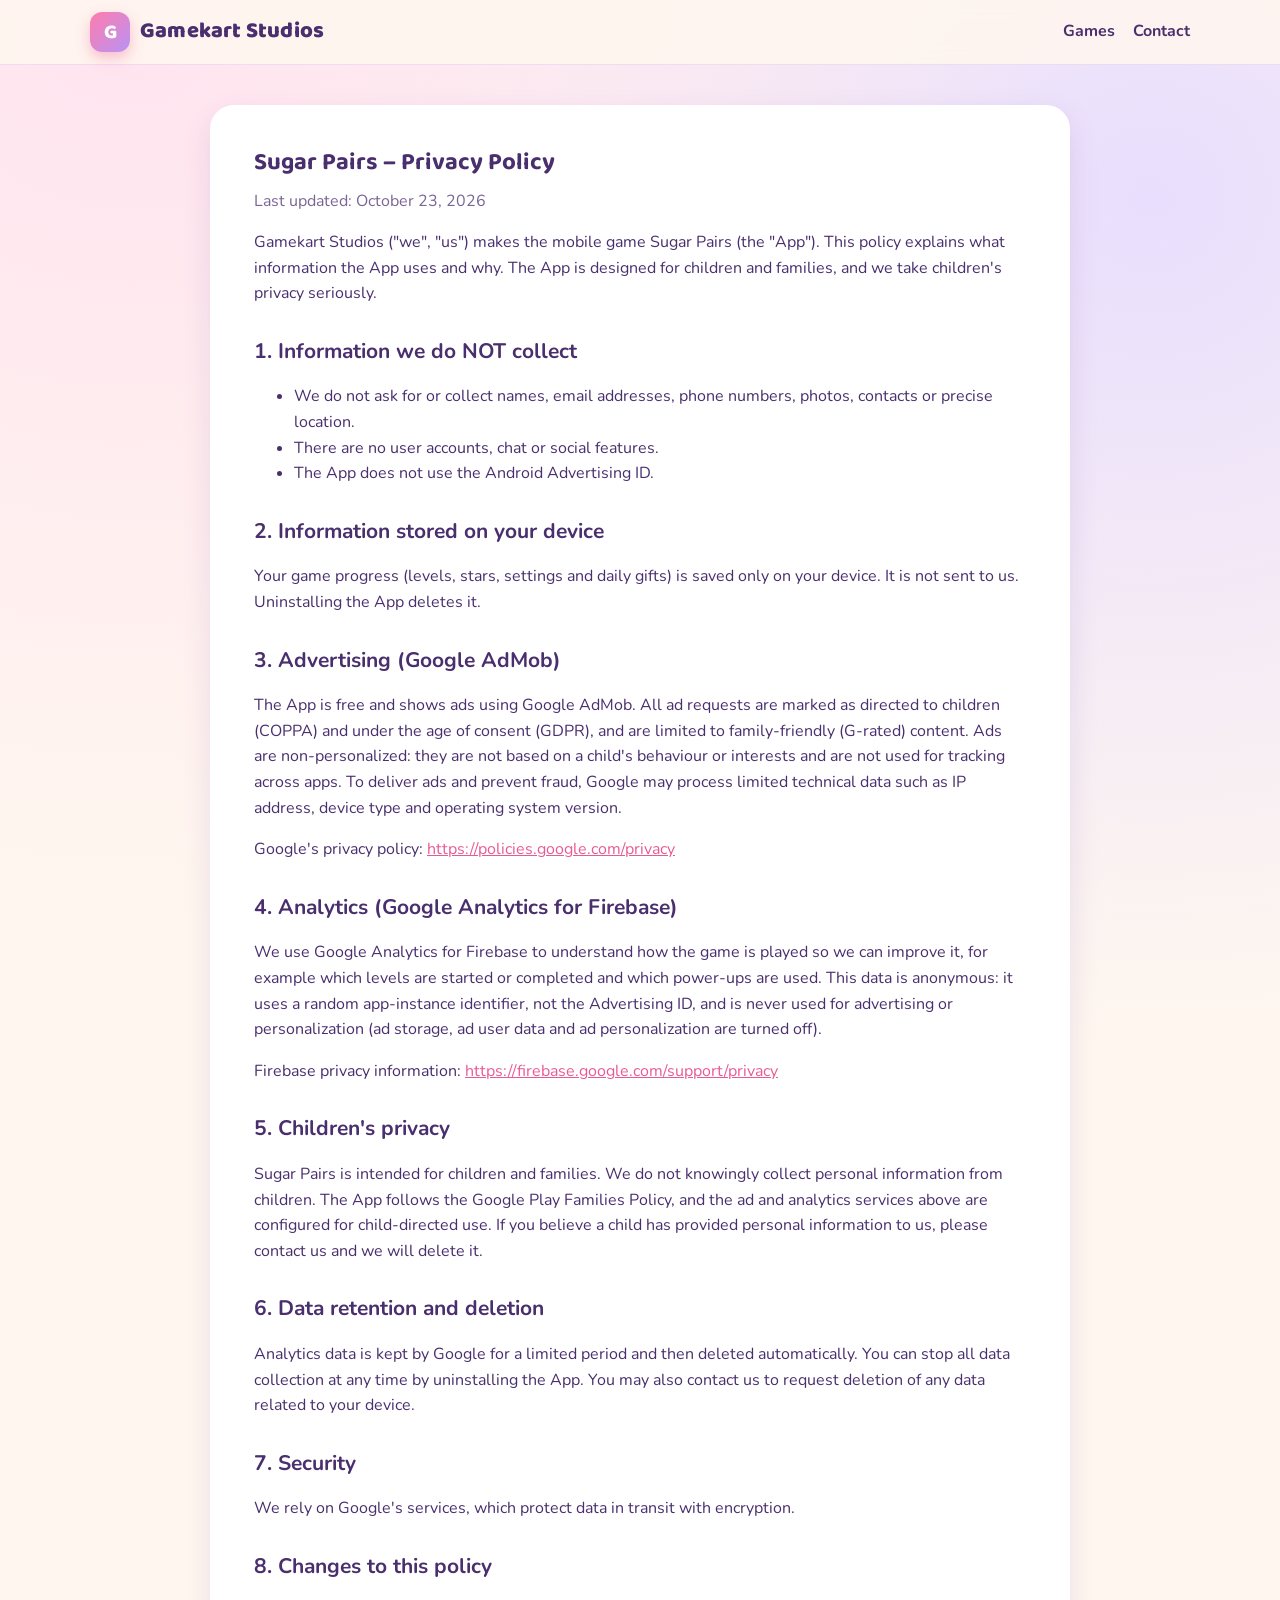
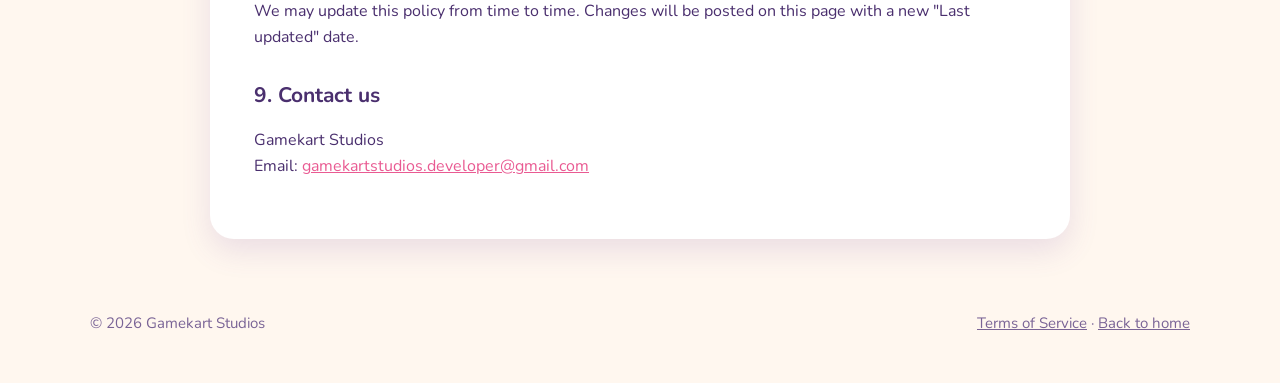
<file: sugar-pairs/privacy.html>
<!doctype html>
<html lang="en">
<head>
  <meta charset="utf-8">
  <meta name="viewport" content="width=device-width, initial-scale=1">
  <title>Sugar Pairs – Privacy Policy | Gamekart Studios</title>
  <meta name="description" content="Privacy policy for the Sugar Pairs mobile game by Gamekart Studios.">
  <link rel="icon" type="image/png" href="../assets/img/favicon.png">
  <link rel="preconnect" href="https://fonts.googleapis.com">
  <link rel="preconnect" href="https://fonts.gstatic.com" crossorigin>
  <link href="https://fonts.googleapis.com/css2?family=Baloo+2:wght@700;800&family=Nunito:wght@400;600;700;800&display=swap" rel="stylesheet">
  <link rel="stylesheet" href="../assets/styles.css">
</head>
<body>
  <header class="site-header">
    <div class="wrap">
      <a class="brand" href="../">
        <span class="brand-mark">G</span>
        <span class="brand-name">Gamekart Studios</span>
      </a>
      <nav class="nav">
        <a href="../#games">Games</a>
        <a href="../#contact">Contact</a>
      </nav>
    </div>
  </header>

  <main class="wrap">
    <article class="policy">
      <h1>Sugar Pairs – Privacy Policy</h1>
      <p class="updated">Last updated: October 23, 2026</p>

      <p>Gamekart Studios ("we", "us") makes the mobile game Sugar Pairs (the "App"). This policy explains what information the App uses and why. The App is designed for children and families, and we take children's privacy seriously.</p>

      <h2>1. Information we do NOT collect</h2>
      <ul>
        <li>We do not ask for or collect names, email addresses, phone numbers, photos, contacts or precise location.</li>
        <li>There are no user accounts, chat or social features.</li>
        <li>The App does not use the Android Advertising ID.</li>
      </ul>

      <h2>2. Information stored on your device</h2>
      <p>Your game progress (levels, stars, settings and daily gifts) is saved only on your device. It is not sent to us. Uninstalling the App deletes it.</p>

      <h2>3. Advertising (Google AdMob)</h2>
      <p>The App is free and shows ads using Google AdMob. All ad requests are marked as directed to children (COPPA) and under the age of consent (GDPR), and are limited to family-friendly (G-rated) content. Ads are non-personalized: they are not based on a child's behaviour or interests and are not used for tracking across apps. To deliver ads and prevent fraud, Google may process limited technical data such as IP address, device type and operating system version.</p>
      <p>Google's privacy policy: <a href="https://policies.google.com/privacy">https://policies.google.com/privacy</a></p>

      <h2>4. Analytics (Google Analytics for Firebase)</h2>
      <p>We use Google Analytics for Firebase to understand how the game is played so we can improve it, for example which levels are started or completed and which power-ups are used. This data is anonymous: it uses a random app-instance identifier, not the Advertising ID, and is never used for advertising or personalization (ad storage, ad user data and ad personalization are turned off).</p>
      <p>Firebase privacy information: <a href="https://firebase.google.com/support/privacy">https://firebase.google.com/support/privacy</a></p>

      <h2>5. Children's privacy</h2>
      <p>Sugar Pairs is intended for children and families. We do not knowingly collect personal information from children. The App follows the Google Play Families Policy, and the ad and analytics services above are configured for child-directed use. If you believe a child has provided personal information to us, please contact us and we will delete it.</p>

      <h2>6. Data retention and deletion</h2>
      <p>Analytics data is kept by Google for a limited period and then deleted automatically. You can stop all data collection at any time by uninstalling the App. You may also contact us to request deletion of any data related to your device.</p>

      <h2>7. Security</h2>
      <p>We rely on Google's services, which protect data in transit with encryption.</p>

      <h2>8. Changes to this policy</h2>
      <p>We may update this policy from time to time. Changes will be posted on this page with a new "Last updated" date.</p>

      <h2>9. Contact us</h2>
      <p>Gamekart Studios<br>Email: <a href="mailto:gamekartstudios.developer@gmail.com">gamekartstudios.developer@gmail.com</a></p>
    </article>
  </main>

  <footer class="site-footer">
    <div class="wrap">
      <span>© 2026 Gamekart Studios</span>
      <span><a href="terms.html">Terms of Service</a> · <a href="../">Back to home</a></span>
    </div>
  </footer>
</body>
</html>
</file>
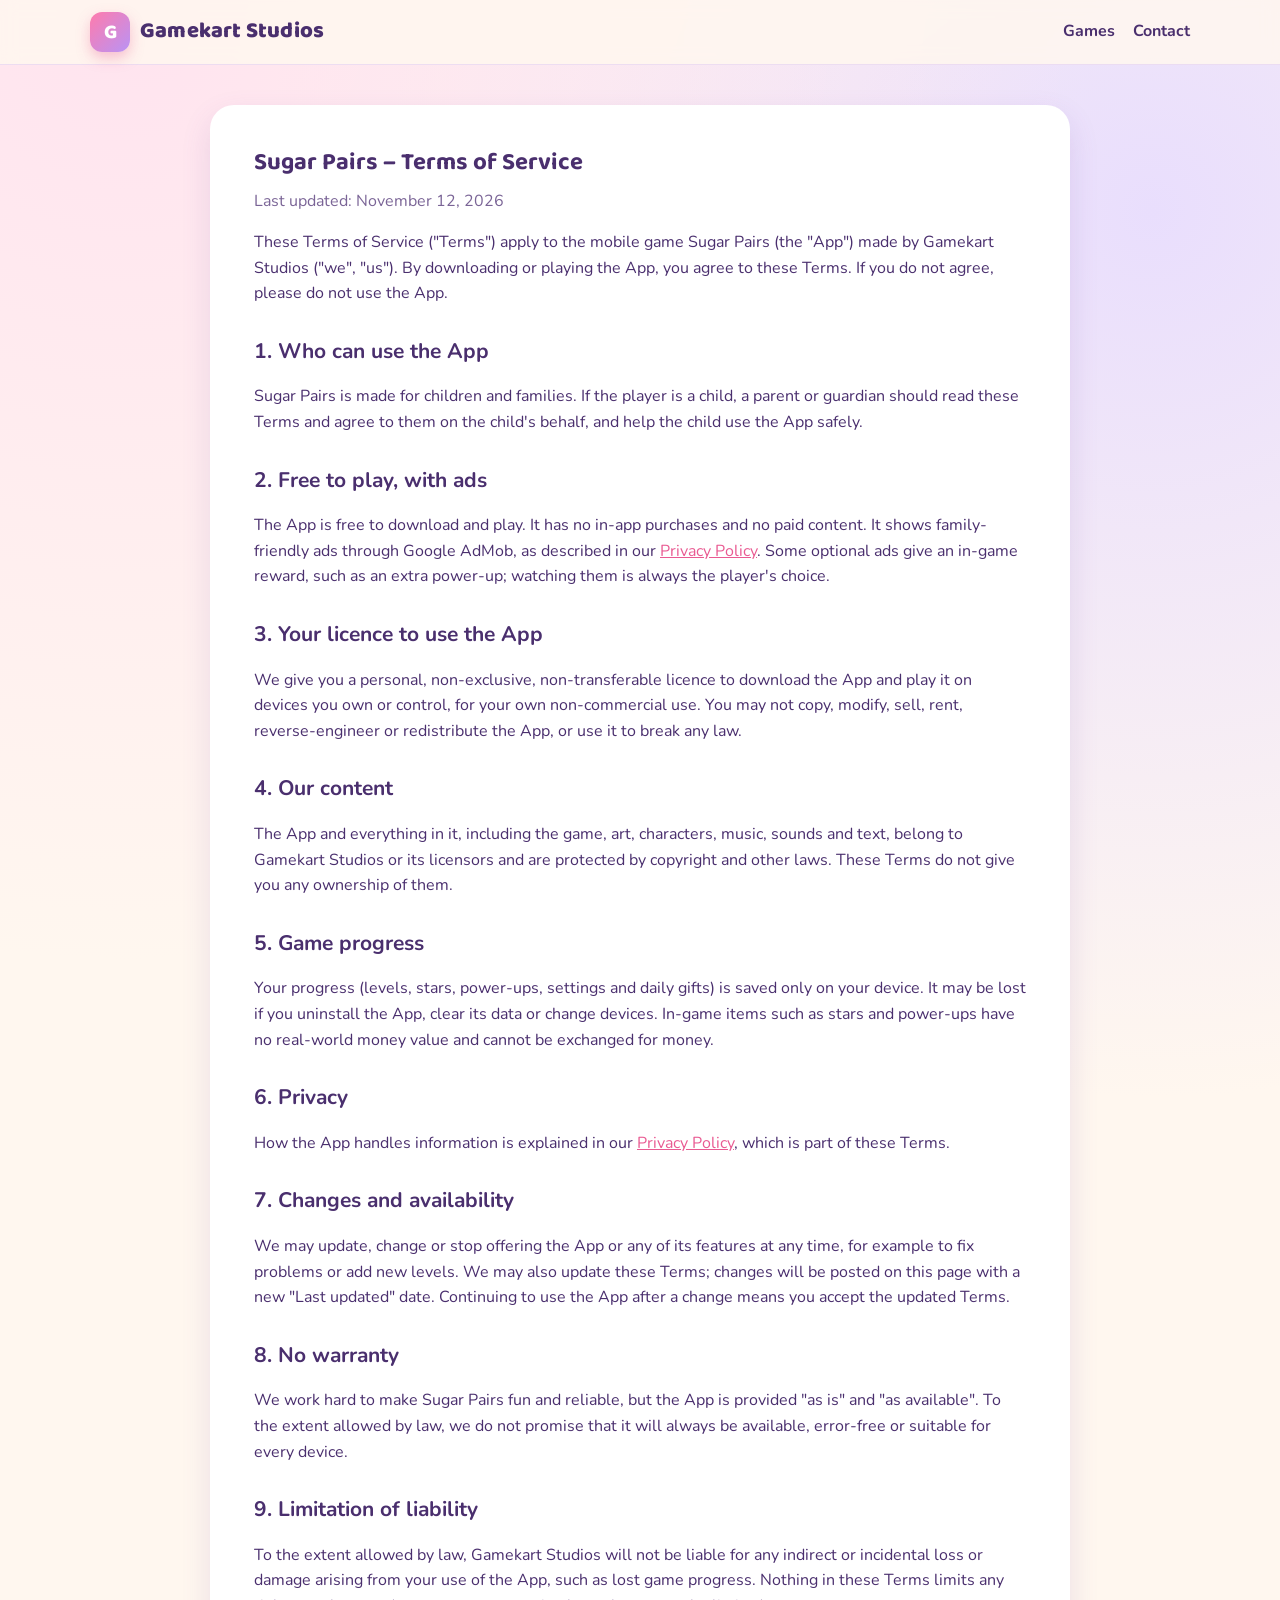
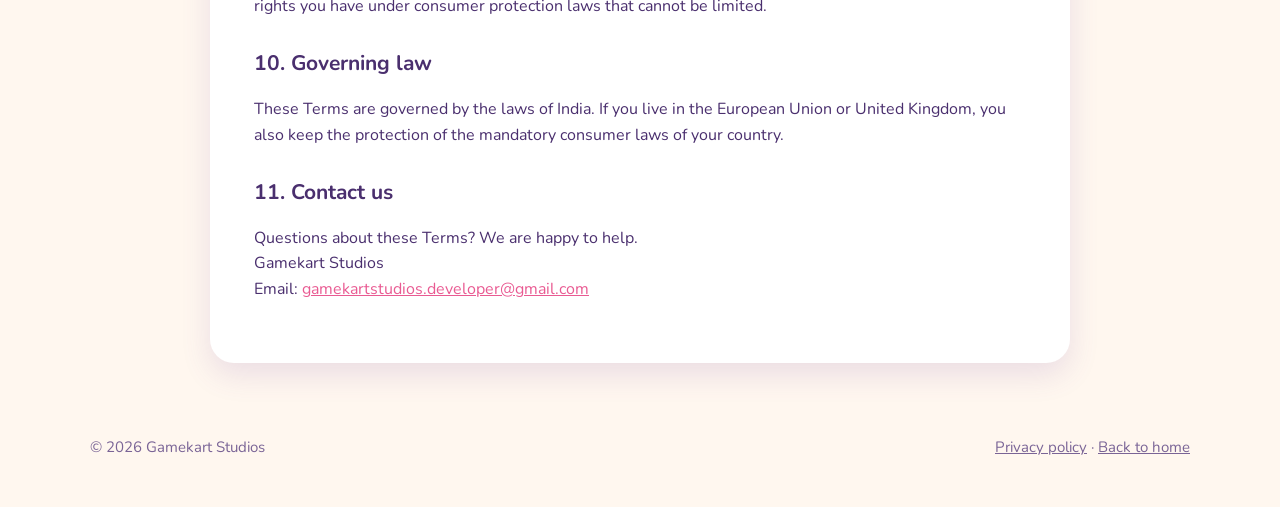
<file: sugar-pairs/terms.html>
<!doctype html>
<html lang="en">
<head>
  <meta charset="utf-8">
  <meta name="viewport" content="width=device-width, initial-scale=1">
  <title>Sugar Pairs – Terms of Service | Gamekart Studios</title>
  <meta name="description" content="Terms of Service for the Sugar Pairs mobile game by Gamekart Studios.">
  <link rel="icon" type="image/png" href="../assets/img/favicon.png">
  <link rel="preconnect" href="https://fonts.googleapis.com">
  <link rel="preconnect" href="https://fonts.gstatic.com" crossorigin>
  <link href="https://fonts.googleapis.com/css2?family=Baloo+2:wght@700;800&family=Nunito:wght@400;600;700;800&display=swap" rel="stylesheet">
  <link rel="stylesheet" href="../assets/styles.css">
</head>
<body>
  <header class="site-header">
    <div class="wrap">
      <a class="brand" href="../">
        <span class="brand-mark">G</span>
        <span class="brand-name">Gamekart Studios</span>
      </a>
      <nav class="nav">
        <a href="../#games">Games</a>
        <a href="../#contact">Contact</a>
      </nav>
    </div>
  </header>

  <main class="wrap">
    <article class="policy">
      <h1>Sugar Pairs – Terms of Service</h1>
      <p class="updated">Last updated: November 12, 2026</p>

      <p>These Terms of Service ("Terms") apply to the mobile game Sugar Pairs (the "App") made by Gamekart Studios ("we", "us"). By downloading or playing the App, you agree to these Terms. If you do not agree, please do not use the App.</p>

      <h2>1. Who can use the App</h2>
      <p>Sugar Pairs is made for children and families. If the player is a child, a parent or guardian should read these Terms and agree to them on the child's behalf, and help the child use the App safely.</p>

      <h2>2. Free to play, with ads</h2>
      <p>The App is free to download and play. It has no in-app purchases and no paid content. It shows family-friendly ads through Google AdMob, as described in our <a href="privacy.html">Privacy Policy</a>. Some optional ads give an in-game reward, such as an extra power-up; watching them is always the player's choice.</p>

      <h2>3. Your licence to use the App</h2>
      <p>We give you a personal, non-exclusive, non-transferable licence to download the App and play it on devices you own or control, for your own non-commercial use. You may not copy, modify, sell, rent, reverse-engineer or redistribute the App, or use it to break any law.</p>

      <h2>4. Our content</h2>
      <p>The App and everything in it, including the game, art, characters, music, sounds and text, belong to Gamekart Studios or its licensors and are protected by copyright and other laws. These Terms do not give you any ownership of them.</p>

      <h2>5. Game progress</h2>
      <p>Your progress (levels, stars, power-ups, settings and daily gifts) is saved only on your device. It may be lost if you uninstall the App, clear its data or change devices. In-game items such as stars and power-ups have no real-world money value and cannot be exchanged for money.</p>

      <h2>6. Privacy</h2>
      <p>How the App handles information is explained in our <a href="privacy.html">Privacy Policy</a>, which is part of these Terms.</p>

      <h2>7. Changes and availability</h2>
      <p>We may update, change or stop offering the App or any of its features at any time, for example to fix problems or add new levels. We may also update these Terms; changes will be posted on this page with a new "Last updated" date. Continuing to use the App after a change means you accept the updated Terms.</p>

      <h2>8. No warranty</h2>
      <p>We work hard to make Sugar Pairs fun and reliable, but the App is provided "as is" and "as available". To the extent allowed by law, we do not promise that it will always be available, error-free or suitable for every device.</p>

      <h2>9. Limitation of liability</h2>
      <p>To the extent allowed by law, Gamekart Studios will not be liable for any indirect or incidental loss or damage arising from your use of the App, such as lost game progress. Nothing in these Terms limits any rights you have under consumer protection laws that cannot be limited.</p>

      <h2>10. Governing law</h2>
      <p>These Terms are governed by the laws of India. If you live in the European Union or United Kingdom, you also keep the protection of the mandatory consumer laws of your country.</p>

      <h2>11. Contact us</h2>
      <p>Questions about these Terms? We are happy to help.<br>Gamekart Studios<br>Email: <a href="mailto:gamekartstudios.developer@gmail.com">gamekartstudios.developer@gmail.com</a></p>
    </article>
  </main>

  <footer class="site-footer">
    <div class="wrap">
      <span>© 2026 Gamekart Studios</span>
      <span><a href="privacy.html">Privacy policy</a> · <a href="../">Back to home</a></span>
    </div>
  </footer>
</body>
</html>
</file>
<file: assets/styles.css>
/* Gamekart Studios — candy palette taken from Sugar Pairs */
:root {
  --cream: #fff7ef;
  --card: #ffffff;
  --ink: #4a2f6e;
  --ink-soft: #7a6496;
  --pink: #ff7bac;
  --pink-deep: #e95a92;
  --lilac: #b993f5;
  --mint: #8fe3cf;
  --sky: #9fd3ff;
  --shadow: 0 12px 30px rgba(110, 70, 160, 0.14);
  --radius: 24px;
}

* { box-sizing: border-box; }

html { scroll-behavior: smooth; }

body {
  margin: 0;
  font-family: "Nunito", system-ui, -apple-system, "Segoe UI", sans-serif;
  color: var(--ink);
  background:
    radial-gradient(circle at 10% 0%, #ffe3ef 0, transparent 40%),
    radial-gradient(circle at 90% 10%, #e9defd 0, transparent 40%),
    var(--cream);
  line-height: 1.6;
}

img { max-width: 100%; display: block; }

a { color: var(--pink-deep); }

.wrap { width: min(1100px, 100% - 32px); margin: 0 auto; }

/* Header */
.site-header {
  position: sticky; top: 0; z-index: 10;
  background: rgba(255, 247, 239, 0.85);
  backdrop-filter: blur(8px);
  border-bottom: 1px solid rgba(185, 147, 245, 0.25);
}
.site-header .wrap { display: flex; align-items: center; justify-content: space-between; gap: 16px; padding: 12px 0; }
.brand { display: flex; align-items: center; gap: 10px; text-decoration: none; color: var(--ink); }
.brand-mark {
  width: 40px; height: 40px; border-radius: 12px;
  background: linear-gradient(135deg, var(--pink), var(--lilac));
  display: grid; place-items: center; color: #fff;
  font-family: "Baloo 2", "Nunito", sans-serif; font-weight: 800; font-size: 20px;
  box-shadow: 0 6px 14px rgba(233, 90, 146, 0.35);
}
.brand-name { font-family: "Baloo 2", "Nunito", sans-serif; font-weight: 800; font-size: 22px; letter-spacing: 0.2px; }
.nav { display: flex; gap: 18px; flex-wrap: wrap; }
.nav a { color: var(--ink); text-decoration: none; font-weight: 700; }
.nav a:hover { color: var(--pink-deep); }

/* Hero */
.hero { padding: 64px 0 40px; }
.hero .wrap { display: grid; grid-template-columns: 1.2fr 0.8fr; align-items: center; gap: 32px; }
.hero h1 {
  font-family: "Baloo 2", "Nunito", sans-serif; font-weight: 800;
  font-size: clamp(36px, 6vw, 62px); line-height: 1.05; margin: 0 0 16px;
}
.hero h1 span { color: var(--pink-deep); }
.hero p { font-size: 19px; color: var(--ink-soft); margin: 0 0 24px; max-width: 540px; }
.hero-mascot { justify-self: center; width: min(320px, 70vw); animation: bob 3.2s ease-in-out infinite; filter: drop-shadow(0 18px 24px rgba(110, 70, 160, 0.25)); }
@keyframes bob { 0%, 100% { transform: translateY(0) rotate(-2deg); } 50% { transform: translateY(-12px) rotate(2deg); } }

.btn {
  display: inline-flex; align-items: center; gap: 8px;
  padding: 13px 22px; border-radius: 999px; text-decoration: none; font-weight: 800;
  background: linear-gradient(135deg, var(--pink), var(--pink-deep)); color: #fff;
  box-shadow: 0 8px 18px rgba(233, 90, 146, 0.35);
}
.btn.ghost { background: #fff; color: var(--ink); box-shadow: var(--shadow); }
.btn-row { display: flex; gap: 12px; flex-wrap: wrap; }

/* Sections */
section { padding: 48px 0; }
.section-title { font-family: "Baloo 2", "Nunito", sans-serif; font-weight: 800; font-size: clamp(28px, 4vw, 40px); margin: 0 0 8px; }
.section-sub { color: var(--ink-soft); margin: 0 0 28px; }

/* Game card */
.game-card {
  background: var(--card); border-radius: var(--radius); box-shadow: var(--shadow);
  overflow: hidden;
}
.game-banner { width: 100%; aspect-ratio: 1024 / 500; object-fit: cover; }
.game-body { padding: 24px; display: grid; grid-template-columns: auto 1fr; gap: 20px; align-items: start; }
.game-icon { width: 96px; height: 96px; border-radius: 22px; box-shadow: var(--shadow); }
.game-body h3 { font-family: "Baloo 2", "Nunito", sans-serif; font-size: 30px; margin: 0; }
.tag { display: inline-block; font-size: 13px; font-weight: 800; padding: 4px 10px; border-radius: 999px; background: #f1e9ff; color: var(--ink); margin: 6px 6px 10px 0; }
.tag.soon { background: #ffe1ee; color: var(--pink-deep); }
.features { margin: 8px 0 18px; padding-left: 20px; }
.features li { margin: 4px 0; }

.shots { display: grid; grid-template-columns: repeat(4, 1fr); gap: 14px; padding: 0 24px 24px; }
.shots img { border-radius: 14px; box-shadow: 0 6px 16px rgba(110, 70, 160, 0.15); aspect-ratio: 16 / 9; object-fit: cover; }
.shots.portrait img { aspect-ratio: 9 / 16; }

.video { padding: 0 24px 24px; }
.video-frame { position: relative; width: 100%; aspect-ratio: 16 / 9; border-radius: 16px; overflow: hidden; box-shadow: var(--shadow); }
.video-frame.portrait { aspect-ratio: 9 / 16; max-width: 360px; margin: 0 auto; }
.video-frame iframe { position: absolute; inset: 0; width: 100%; height: 100%; border: 0; object-fit: cover; background: #f1e9ff; }

/* About / contact */
.cards { display: grid; grid-template-columns: repeat(3, 1fr); gap: 18px; }
.mini-card { background: var(--card); border-radius: 20px; padding: 22px; box-shadow: var(--shadow); }
.mini-card .emoji { font-size: 30px; }
.mini-card h4 { margin: 8px 0 6px; font-size: 19px; }
.mini-card p { margin: 0; color: var(--ink-soft); }

.contact { text-align: center; background: linear-gradient(135deg, #ffe3ef, #ece2ff); border-radius: var(--radius); padding: 40px 24px; box-shadow: var(--shadow); }

/* Policy page */
.policy { background: var(--card); border-radius: var(--radius); box-shadow: var(--shadow); padding: clamp(22px, 4vw, 44px); margin: 40px auto; max-width: 860px; }
.policy h1 { font-family: "Baloo 2", "Nunito", sans-serif; margin-top: 0; line-height: 1.15; }
.policy h2 { font-size: 21px; margin: 28px 0 8px; }
.policy .updated { color: var(--ink-soft); margin-top: -8px; }

/* Footer */
.site-footer { padding: 32px 0 48px; color: var(--ink-soft); font-size: 15px; }
.site-footer .wrap { display: flex; justify-content: space-between; gap: 12px; flex-wrap: wrap; }
.site-footer a { color: var(--ink-soft); }

@media (max-width: 820px) {
  .hero { padding-top: 36px; }
  .hero .wrap { grid-template-columns: 1fr; text-align: center; }
  .hero p { margin-left: auto; margin-right: auto; }
  .btn-row { justify-content: center; }
  .hero-mascot { order: -1; width: min(220px, 60vw); }
  .shots { grid-template-columns: repeat(2, 1fr); }
  .cards { grid-template-columns: 1fr; }
  .game-body { grid-template-columns: 1fr; }
  .nav { gap: 12px; font-size: 15px; }
}

/* Phones */
@media (max-width: 560px) {
  .site-header .wrap { padding: 8px 0; gap: 4px 10px; flex-wrap: wrap; justify-content: center; }
  .brand { gap: 8px; }
  .brand-mark { width: 34px; height: 34px; font-size: 17px; border-radius: 10px; }
  .brand-name { font-size: 18px; white-space: nowrap; }
  .nav { gap: 22px; font-size: 15px; flex-wrap: nowrap; width: 100%; justify-content: center; }
  .hero { padding: 24px 0 24px; }
  .hero h1 { font-size: clamp(30px, 9vw, 40px); line-height: 1.15; }
  .section-title { font-size: 30px; }
  .game-body { padding: 18px; gap: 14px; }
  .game-icon { width: 76px; height: 76px; border-radius: 18px; }
  .game-body h3 { font-size: 26px; }
  .shots { gap: 10px; padding: 0 18px 18px; }
  .shots img { border-radius: 10px; }
  .video { padding: 0 18px 18px; }
  .video-frame.portrait { max-width: 260px; }
  .btn-row { flex-wrap: wrap; }
  .btn { max-width: 100%; overflow-wrap: anywhere; justify-content: center; text-align: center; }
  .site-footer .wrap { flex-direction: column; text-align: center; gap: 8px; }
}
</file>
